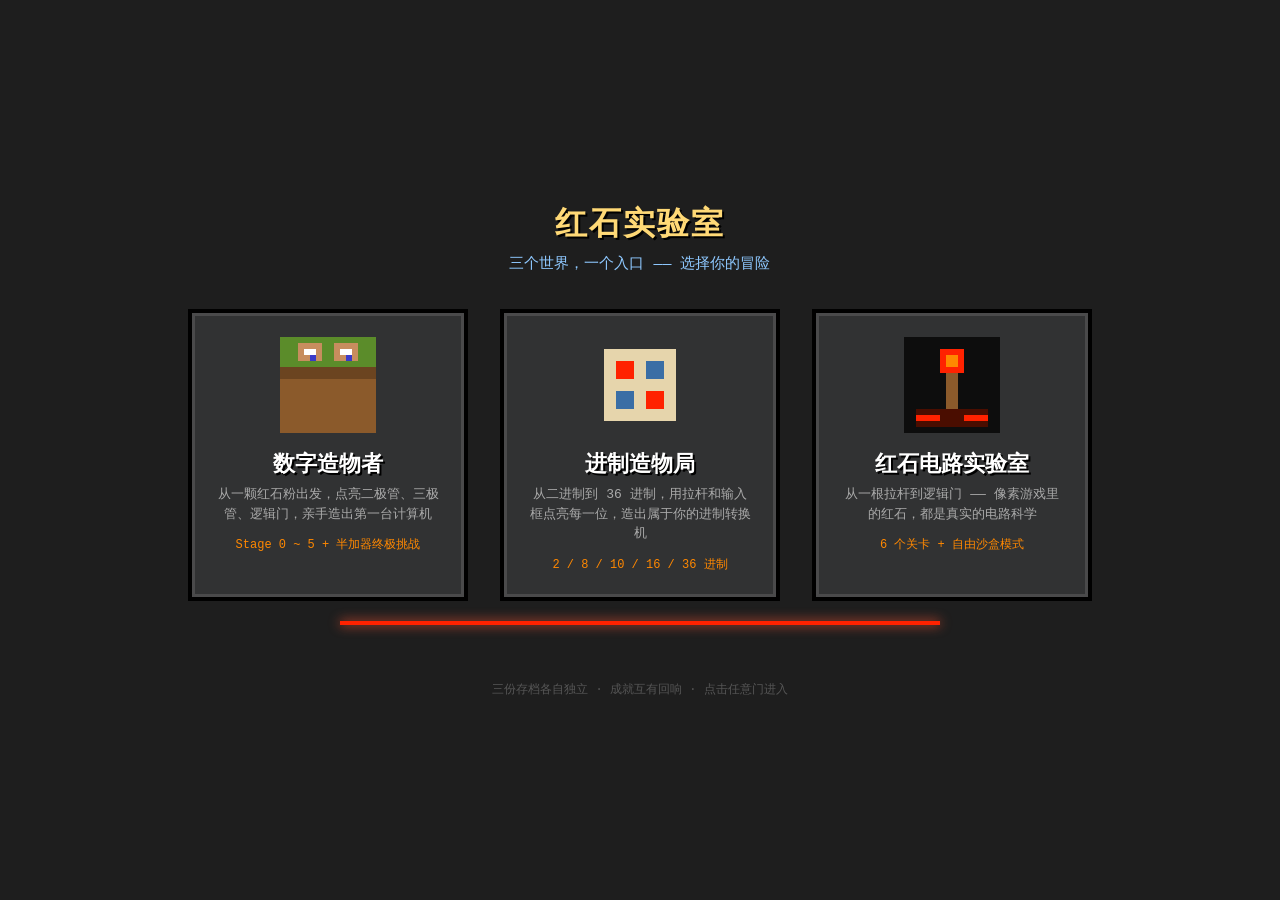
<file: index.html>
<!DOCTYPE html>
<html lang="zh-CN">
<head>
<meta charset="UTF-8">
<meta name="viewport" content="width=device-width, initial-scale=1.0, maximum-scale=1.0, user-scalable=no">
<title>红石实验室 · 三入口</title>
<style>
:root{
  --bg:#1e1e1e; --bg2:#313233; --on:#ff2200; --glow:#ff5533; --off:#4a0d00;
  --paper:#e6d5ac; --gold:#b7791f;
}
*{box-sizing:border-box;margin:0;padding:0;-webkit-tap-highlight-color:transparent}
html,body{height:100%}
body{
  background:var(--bg); color:#e8e8e8;
  font-family:"VT323","Minecraftia","Courier New","PingFang SC","Microsoft YaHei",monospace;
  overflow-x:hidden; user-select:none;
  display:flex;flex-direction:column;align-items:center;justify-content:center;
}
::-webkit-scrollbar{display:none}
html{scrollbar-width:none}
button{font:inherit;color:inherit;background:none;border:none;cursor:pointer}
:focus-visible{outline:3px solid var(--gold);outline-offset:2px}
.crisp{shape-rendering:crispEdges}

.header{text-align:center;margin-bottom:36px}
.header h1{font-size:32px;color:#ffd976;text-shadow:2px 2px 0 #000;letter-spacing:2px}
.header p{font-size:15px;color:#8ec8ff;margin-top:8px}

.door-row{display:flex;gap:32px;flex-wrap:wrap;justify-content:center;padding:0 16px}
.door{width:280px;background:var(--bg2);border:4px solid #000;box-shadow:inset 0 0 0 3px #4a4a4b;
  padding:24px;text-align:center;cursor:pointer;transition:transform .2s,box-shadow .2s;position:relative;overflow:hidden}
.door:hover{transform:translateY(-6px);box-shadow:inset 0 0 0 3px #4a4a4b,0 8px 24px rgba(255,34,0,.15)}
.door:active{transform:translateY(0)}
.door-icon{width:96px;height:96px;margin:0 auto 16px}
.door h2{font-size:22px;color:#fff;text-shadow:2px 2px 0 #000;margin-bottom:6px}
.door p{font-size:13px;color:#aaa;line-height:1.5}

.trace{width:100%;height:4px;background:var(--off);margin:20px 0;position:relative}
.trace::after{content:'';position:absolute;inset:0;background:var(--on);filter:drop-shadow(0 0 6px var(--glow));
  animation:traceFlow 1.2s linear infinite;stroke-dasharray:12 12}
@keyframes traceFlow{to{transform:translateX(24px)}}

.footer{margin-top:36px;font-size:12px;color:#555}
</style>
</head>
<body>
<div class="header">
  <h1>红石实验室</h1>
  <p>三个世界，一个入口 —— 选择你的冒险</p>
</div>

<div class="door-row">
  <div class="door" onclick="location.href='creator.html'">
    <div class="door-icon">
      <svg viewBox="0 0 16 16" class="crisp" xmlns="http://www.w3.org/2000/svg">
        <rect width="16" height="16" fill="#5b8c2a"/>
        <rect y="5" width="16" height="11" fill="#8b5a2b"/>
        <rect y="5" width="16" height="2" fill="#6b4420"/>
        <rect x="3" y="1" width="4" height="3" fill="#c78d5e"/>
        <rect x="9" y="1" width="4" height="3" fill="#c78d5e"/>
        <rect x="4" y="2" width="2" height="1" fill="#fff"/>
        <rect x="10" y="2" width="2" height="1" fill="#fff"/>
        <rect x="5" y="3" width="1" height="1" fill="#3a3ac8"/>
        <rect x="11" y="3" width="1" height="1" fill="#3a3ac8"/>
      </svg>
    </div>
    <h2>数字造物者</h2>
    <p>从一颗红石粉出发，点亮二极管、三极管、逻辑门，亲手造出第一台计算机</p>
    <div style="margin-top:12px;font-size:12px;color:#ff8800">Stage 0 ~ 5 + 半加器终极挑战</div>
  </div>

  <div class="door" onclick="location.href='base.html'">
    <div class="door-icon">
      <svg viewBox="0 0 16 16" class="crisp" xmlns="http://www.w3.org/2000/svg">
        <rect width="16" height="16" fill="#313233"/>
        <rect x="2" y="2" width="12" height="12" fill="#e6d5ac"/>
        <rect x="4" y="4" width="3" height="3" fill="#ff2200"/>
        <rect x="9" y="4" width="3" height="3" fill="#3a6ea5"/>
        <rect x="4" y="9" width="3" height="3" fill="#3a6ea5"/>
        <rect x="9" y="9" width="3" height="3" fill="#ff2200"/>
      </svg>
    </div>
    <h2>进制造物局</h2>
    <p>从二进制到 36 进制，用拉杆和输入框点亮每一位，造出属于你的进制转换机</p>
    <div style="margin-top:12px;font-size:12px;color:#ff8800">2 / 8 / 10 / 16 / 36 进制</div>
  </div>

  <div class="door" onclick="location.href='lab/index.html'">
    <div class="door-icon">
      <svg viewBox="0 0 16 16" class="crisp" xmlns="http://www.w3.org/2000/svg">
        <rect width="16" height="16" fill="#0d0d0d"/>
        <rect x="6" y="2" width="4" height="4" fill="#ff2200"/>
        <rect x="7" y="3" width="2" height="2" fill="#ff8800"/>
        <rect x="7" y="6" width="2" height="6" fill="#8b5a2b"/>
        <rect x="2" y="12" width="12" height="3" fill="#4a0d00"/>
        <rect x="2" y="13" width="4" height="1" fill="#ff2200"/>
        <rect x="10" y="13" width="4" height="1" fill="#ff2200"/>
      </svg>
    </div>
    <h2>红石电路实验室</h2>
    <p>从一根拉杆到逻辑门 —— 像素游戏里的红石，都是真实的电路科学</p>
    <div style="margin-top:12px;font-size:12px;color:#ff8800">6 个关卡 + 自由沙盒模式</div>
  </div>
</div>

<div class="trace" style="max-width:600px"></div>

<div class="footer">
  三份存档各自独立 · 成就互有回响 · 点击任意门进入
</div>
</body>
</html>
</file>
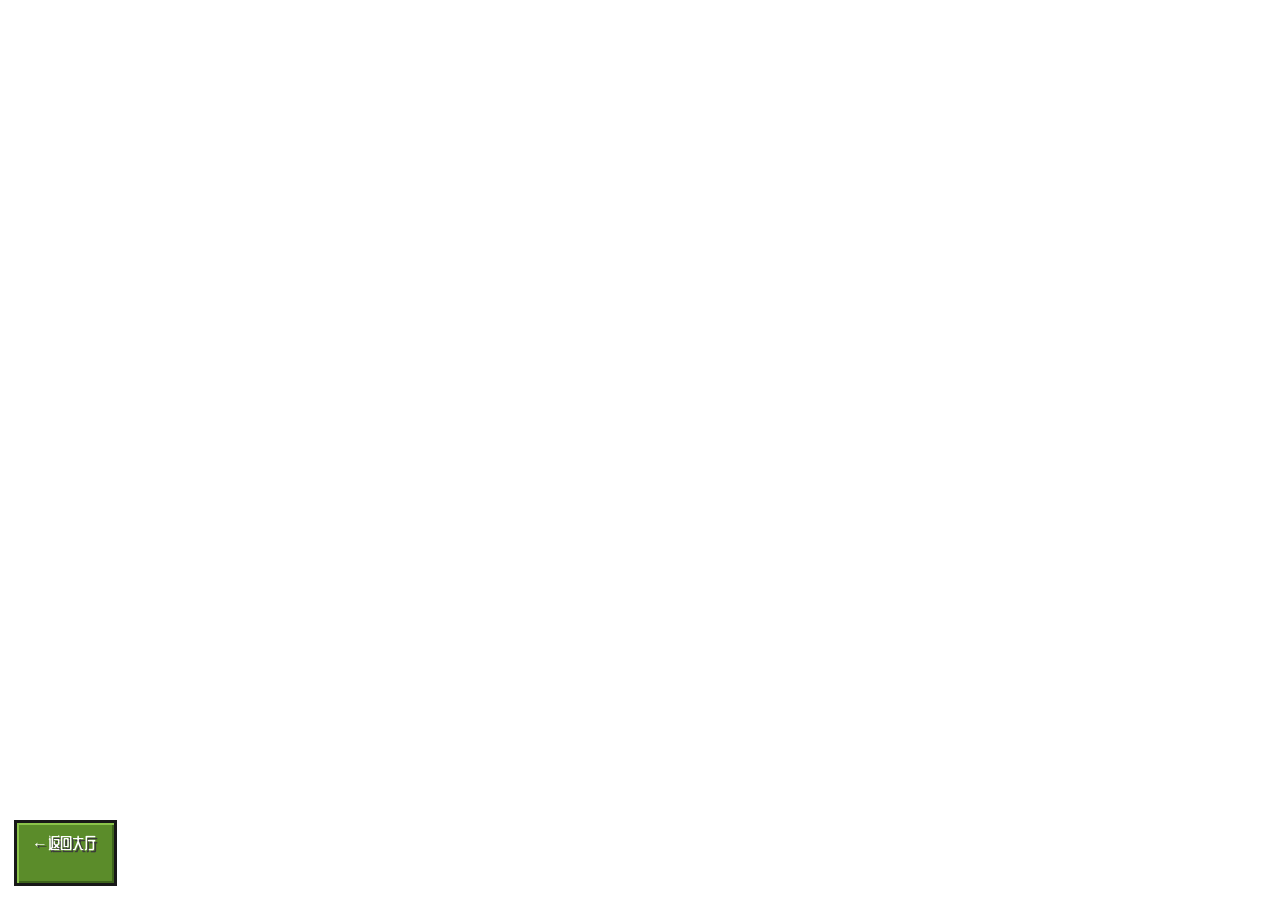
<file: lab/index.html>
<!DOCTYPE html><html lang="zh-CN"><head>
    <meta charset="UTF-8"/>
    <meta name="viewport" content="width=device-width, initial-scale=1.0"/>
    <link rel="preconnect" href="https://fonts.loli.net"/>
    <link rel="preconnect" href="https://gstatic.loli.net" crossorigin=""/>
    <link href="https://fonts.loli.net/css2?family=Press+Start+2P&family=ZCOOL+QingKe+HuangYou&display=swap" rel="stylesheet"/>
    <title>红石电路实验室</title>
    <script type="module" crossorigin="" src="https://hsdlsj.ok.kimi.link/assets/index-D7pn3Y8Q.js"></script>
    <link rel="stylesheet" crossorigin="" href="https://hsdlsj.ok.kimi.link/assets/index-Cmjdy3Vj.css"/>
</head>
  <body>
    <div id="root"></div>
    <a href="../index.html" style="position:fixed;left:14px;bottom:14px;z-index:9999;display:inline-block;text-decoration:none;padding:8px 18px;background:#5b8c2a;color:#fff;text-shadow:2px 2px 0 #3a3a3a;border:3px solid #181818;box-shadow:inset 2px 2px 0 #8bc34a,inset -2px -2px 0 #3d631c;font-family:'ZCOOL QingKe HuangYou','Courier New',monospace;font-size:16px;min-height:44px;line-height:24px">← 返回大厅</a>
</body></html>
</file>
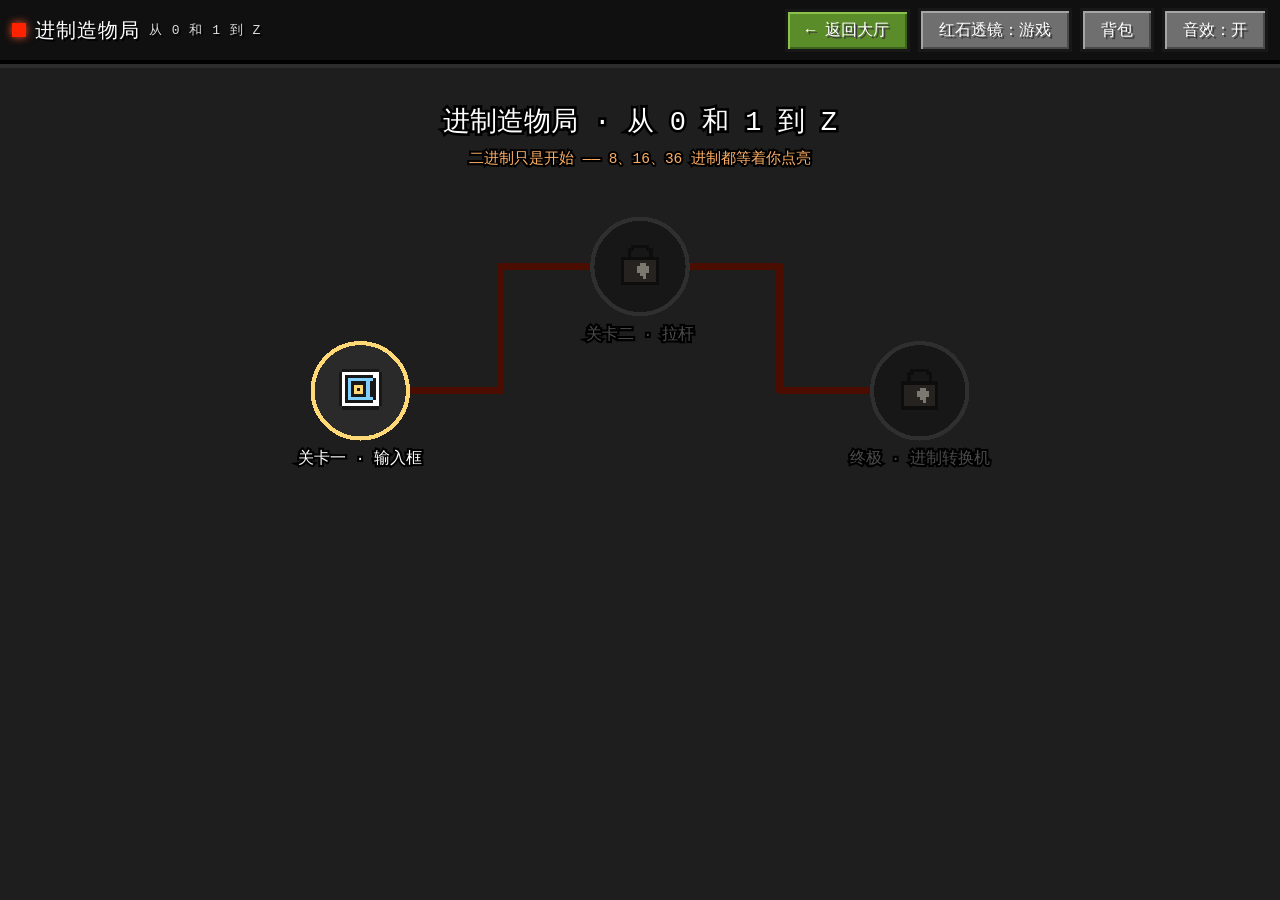
<file: base.html>
<!DOCTYPE html>
<html lang="zh-CN">
<head>
<meta charset="UTF-8">
<meta name="viewport" content="width=device-width, initial-scale=1.0, maximum-scale=1.0, user-scalable=no">
<title>进制造物局：从 0 和 1 到 Z</title>
<style>
:root{
  --bg:#1e1e1e; --bg2:#313233; --panel:#c6c6c6; --edge:#181818; --hi:#8b8b8b;
  --on:#ff2200; --glow:#ff5533; --off:#4a0d00;
  --paper:#e6d5ac; --paper2:#d9c491; --ink:#1a365d; --gold:#b7791f;
  --good:#3fae2a; --bad:#c0392b;
}
*{box-sizing:border-box;margin:0;padding:0;-webkit-tap-highlight-color:transparent}
html,body{height:100%}
body{
  background:var(--bg); color:#e8e8e8;
  font-family:"VT323","Minecraftia","Courier New","PingFang SC","Microsoft YaHei",monospace;
  overflow-x:hidden; user-select:none;
}
::-webkit-scrollbar{display:none}
html{scrollbar-width:none}
button{font:inherit;color:inherit;background:none;border:none;cursor:pointer;min-height:44px}
:focus-visible{outline:3px solid var(--gold);outline-offset:2px}
svg{display:block}
.crisp{shape-rendering:crispEdges}
.small{font-size:13px;opacity:.85}

#hud{position:sticky;top:0;z-index:60;display:flex;align-items:center;gap:10px;flex-wrap:wrap;
  padding:8px 12px;background:#101010;border-bottom:4px solid #000;box-shadow:0 4px 0 #2c2c2c}
.brand{display:flex;align-items:center;gap:9px;font-size:20px;letter-spacing:1px;color:#fff;text-shadow:2px 2px 0 #000}
.brand .rd{width:14px;height:14px;background:var(--on);box-shadow:0 0 8px var(--glow);animation:pulse 1.6s infinite}
@keyframes pulse{50%{opacity:.55}}
.hud-right{margin-left:auto;display:flex;gap:8px;align-items:center;flex-wrap:wrap}

.mc-btn{padding:8px 18px;background:#6f6f6f;color:#fff;text-shadow:2px 2px 0 #3a3a3a;
  border:3px solid var(--edge);box-shadow:inset 2px 2px 0 #a5a5a5,inset -2px -2px 0 #4a4a4a;
  transition:filter .15s ease-in-out}
.mc-btn:hover{filter:brightness(1.18)}
.mc-btn:active{transform:translateY(2px);box-shadow:inset -2px -2px 0 #a5a5a5,inset 2px 2px 0 #4a4a4a}
.mc-btn.g{background:#5b8c2a;box-shadow:inset 2px 2px 0 #8bc34a,inset -2px -2px 0 #3d631c}
.mc-btn.r{background:#a03028;box-shadow:inset 2px 2px 0 #d06050,inset -2px -2px 0 #6a1c16}
.mc-btn:disabled{opacity:.45;cursor:not-allowed;filter:none}
a.mc-btn{display:inline-block;text-decoration:none}
.mc-panel{background:var(--panel);color:#222;border:4px solid var(--edge);
  box-shadow:inset 3px 3px 0 #e8e8e8,inset -3px -3px 0 #8b8b8b;padding:12px}
.paper{background:var(--paper);color:var(--ink);border:4px solid var(--edge);
  box-shadow:inset 0 0 0 3px var(--paper2);padding:14px}
.paper h3{color:var(--gold);font-size:18px;letter-spacing:1px;margin-bottom:8px;text-shadow:1px 1px 0 #fff3d6}
.paper h4{color:var(--ink);margin:10px 0 4px;font-size:15px}
.paper p,.paper li{font-size:14px;line-height:1.55}
.paper ul{padding-left:18px}
.formula{background:#f4ead0;border:2px dashed var(--gold);padding:6px 10px;margin:6px 0;font-size:15px;color:#7a2d0c;text-align:center}

.screen{display:none}
.screen.on{display:block;animation:scrIn .35s ease-in-out}
@keyframes scrIn{from{opacity:0;transform:translateY(10px)}to{opacity:1;transform:none}}

#map-wrap{max-width:1060px;margin:16px auto;padding:0 12px}
#map-svg{width:100%;height:auto}
.trace{stroke:var(--off);stroke-width:7;fill:none;stroke-linecap:square;stroke-linejoin:round;transition:stroke .3s}
.trace.lit{stroke:var(--on);filter:drop-shadow(0 0 6px var(--glow));stroke-dasharray:12 12;animation:traceFlow 1.2s linear infinite}
@keyframes traceFlow{to{stroke-dashoffset:-24}}
.node{cursor:pointer;transition:transform .15s ease-in-out;transform-box:fill-box;transform-origin:center}
.node:hover{transform:scale(1.07)}
.node.lock{cursor:not-allowed;filter:grayscale(.85) brightness(.55)}
.node.clear .nring{stroke:var(--good)}
.nlabel{font-size:15px;fill:#fff;paint-order:stroke;stroke:#000;stroke-width:4px;text-anchor:middle;pointer-events:none}
.nlabel.dim{fill:#888}
.map-title{font-size:26px;fill:#fff;text-anchor:middle;paint-order:stroke;stroke:#000;stroke-width:5px}
.map-sub{font-size:14px;fill:#ffb066;text-anchor:middle;paint-order:stroke;stroke:#000;stroke-width:4px}

.stage-wrap{display:grid;grid-template-columns:minmax(0,1fr) 384px;gap:14px;max-width:1240px;margin:14px auto;padding:0 12px;align-items:start}
@media(max-width:1024px){
  .stage-wrap{grid-template-columns:1fr}
  .lab{min-height:0}
  #hud .brand{font-size:16px}
  .hint-fab{right:10px;bottom:10px}
}
.lab{position:relative;background:
  linear-gradient(rgba(255,255,255,.03) 2px,transparent 2px),
  linear-gradient(90deg,rgba(255,255,255,.03) 2px,transparent 2px),var(--bg2);
  background-size:32px 32px;border:4px solid #000;box-shadow:inset 0 0 0 3px #4a4a4b;
  padding:10px;min-height:460px}
.lab-head{display:flex;align-items:center;gap:10px;flex-wrap:wrap;margin-bottom:8px}
.lab-title{font-size:19px;color:#ffd976;text-shadow:2px 2px 0 #000}
.lab-goal{font-size:14px;color:#cfe3ff;background:#00000055;padding:4px 10px;border-left:4px solid var(--gold)}
.rail{display:flex;flex-direction:column;gap:12px}
.tabs{display:flex;gap:4px;flex-wrap:wrap}
.tabs button{padding:6px 10px;background:#b8a67a;color:#4a3a18;border:2px solid #8a6d3b;min-height:36px;font-size:13px;transition:background .15s}
.tabs button.on{background:var(--gold);color:#fff;text-shadow:1px 1px 0 #6a4c0e}

.comp{position:absolute;perspective:700px;touch-action:manipulation}
.comp .inner{position:relative;width:100%;height:100%;transform-style:preserve-3d;transition:transform .6s ease-in-out}
body.sci .comp .inner{transform:rotateY(180deg)}
.face{position:absolute;inset:0;backface-visibility:hidden;display:flex;align-items:center;justify-content:center}
.face.back{transform:rotateY(180deg)}
.face svg{width:100%;height:100%}
.comp.clickable{cursor:pointer}
.comp.clickable:hover{filter:brightness(1.2)}
.comp.ghost{opacity:.28;filter:grayscale(.6)}

.wires{position:absolute;inset:0;width:100%;height:100%;pointer-events:none;overflow:visible}
.wires path,.wires polyline{fill:none;stroke:var(--off);stroke-width:6;stroke-linecap:square;stroke-linejoin:round;transition:stroke .18s,filter .18s}
.wires .w1{stroke:var(--on);filter:drop-shadow(0 0 5px var(--glow))}

.sig1{filter:drop-shadow(0 0 8px var(--glow))}

#toast-layer{position:fixed;top:74px;left:50%;transform:translateX(-50%);z-index:99;display:flex;flex-direction:column;gap:8px;pointer-events:none;width:min(92vw,520px)}
.toast{background:#241202;border:3px solid var(--gold);color:#ffd976;padding:12px 18px;text-align:center;
  box-shadow:0 0 24px rgba(255,180,0,.4);animation:tin .35s cubic-bezier(.2,1.6,.4,1)}
.toast b{color:#fff;font-size:17px}
@keyframes tin{from{transform:translateY(-30px) scale(.7);opacity:0}}

.overlay{position:fixed;inset:0;z-index:90;display:none;align-items:center;justify-content:center;background:rgba(8,8,14,.82)}
.overlay.on{display:flex}
.beam{position:absolute;left:50%;bottom:0;width:150px;height:100vh;transform:translateX(-50%);
  background:linear-gradient(to top,rgba(150,225,255,.95),rgba(150,225,255,0) 85%);
  clip-path:polygon(42% 0,58% 0,100% 100%,0 100%);animation:beamup 1.1s ease-out both}
@keyframes beamup{from{transform:translateX(-50%) scaleY(0);transform-origin:bottom}to{transform:translateX(-50%) scaleY(1)}}
.cert{position:relative;z-index:2;width:min(92vw,560px);text-align:center;animation:tin .5s cubic-bezier(.2,1.6,.4,1)}
.cert h2{color:var(--gold);font-size:26px;margin:6px 0}
.cert .cname{font-size:22px;color:#7a2d0c;border-bottom:3px solid var(--gold);display:inline-block;padding:0 20px;margin:8px 0}
.modal-card{width:min(92vw,560px);max-height:82vh;overflow:auto;animation:tin .3s ease-out}

.row{display:flex;gap:10px;align-items:center;flex-wrap:wrap}
.center{text-align:center}
.mt8{margin-top:8px}.mt12{margin-top:12px}
.stage-nav{display:flex;gap:8px;justify-content:space-between;margin-top:10px;flex-wrap:wrap}
.hint-fab{position:fixed;right:14px;bottom:14px;z-index:70}
input[type=range]{width:100%;height:44px;accent-color:var(--on)}

/* ---------- 数字元件 ---------- */
.digit-box{display:flex;gap:6px;justify-content:center;flex-wrap:wrap}
.digit{min-width:44px;height:60px;background:#111;border:3px solid #555;display:flex;align-items:center;justify-content:center;
  font-size:34px;color:#3a3a3a;transition:all .2s;font-weight:bold}
.digit.on{color:var(--on);border-color:var(--on);text-shadow:0 0 10px var(--glow)}
.digit.hold{color:#ffd976;border-color:var(--gold);text-shadow:0 0 10px #ffd976}
.digit-label{font-size:12px;color:#8ec8ff;text-align:center;margin-top:4px}
.bits{display:flex;gap:8px;justify-content:center;font-size:26px;flex-wrap:wrap}
.bits b{background:#111;border:2px solid #555;padding:2px 10px;color:#7fd0ff}
.bits b.on{color:var(--on);border-color:var(--on);text-shadow:0 0 8px var(--glow)}
.big-dec{font-size:34px;color:#ffd976;text-shadow:2px 2px 0 #000;text-align:center;letter-spacing:2px}
.base-badge{display:inline-block;background:#1a365d;color:#ffe8a0;border:2px solid var(--gold);padding:2px 10px;font-size:15px;margin:2px}
.challenge-stars{font-size:26px;letter-spacing:8px;text-align:center;color:#ffd976;text-shadow:2px 2px 0 #000}
.shake{animation:shake .4s}
@keyframes shake{25%{transform:translateX(-5px)}75%{transform:translateX(5px)}}
.base-tabs{display:flex;gap:6px;flex-wrap:wrap;margin:8px 0}
.base-tabs button{padding:6px 12px;background:#3a3a3a;color:#bbb;border:2px solid #000;min-height:40px;font-size:15px}
.base-tabs button.on{background:var(--on);color:#fff;text-shadow:1px 1px 0 #700}
.base-tabs button:disabled{opacity:.35}
.num-input{width:100%;font:inherit;font-size:28px;text-align:center;background:#111;color:#7fd0ff;
  border:3px solid #555;padding:8px;letter-spacing:4px}
.num-input:focus{outline:none;border-color:var(--gold)}
</style>
</head>
<body>
<div id="hud">
  <div class="brand"><span class="rd"></span>进制造物局<span class="small">从 0 和 1 到 Z</span></div>
  <div class="hud-right">
    <a class="mc-btn g" href="index.html">← 返回大厅</a>
    <button class="mc-btn" id="btn-lens">红石透镜：游戏</button>
    <button class="mc-btn" id="btn-bag">背包</button>
    <button class="mc-btn" id="btn-mute">音效：开</button>
  </div>
</div>

<main>
  <section id="screen-map" class="screen on">
    <div id="map-wrap"><svg id="map-svg" viewBox="0 0 1000 580" class="crisp"></svg></div>
  </section>

  <section id="screen-stage" class="screen">
    <div class="stage-wrap">
      <div class="lab" id="lab"></div>
      <aside class="rail">
        <div class="paper" id="rail-qa"></div>
        <div class="paper" id="rail-tt"></div>
      </aside>
    </div>
    <div class="stage-nav" style="max-width:1240px;margin:0 auto;padding:0 12px 22px">
      <button class="mc-btn" id="btn-back">← 返回地图</button>
      <button class="mc-btn r" id="btn-reset-lab">清空重试</button>
      <button class="mc-btn g" id="btn-next">下一关 →</button>
    </div>
    <button class="mc-btn hint-fab" id="btn-hint">史蒂夫求助</button>
  </section>

  <section id="screen-forge" class="screen">
    <div style="max-width:1240px;margin:14px auto;padding:0 12px">
      <div class="lab-head">
        <span class="lab-title">终极造物 · 进制转换机</span>
        <span class="lab-goal" id="forge-goal">把拉杆/输入框的信号，用寄存器固化成数字，在输出框里打印出任意进制！</span>
      </div>
      <div class="lab" id="forge-lab" style="min-height:0"></div>
      <div class="row mt12" style="justify-content:center">
        <button class="mc-btn" id="btn-back2">← 返回地图</button>
        <button class="mc-btn r" id="forge-clear">清空机器</button>
      </div>
    </div>
  </section>
</main>

<div id="toast-layer"></div>
<div class="overlay" id="ov-beam">
  <div class="beam"></div>
  <div class="cert paper" id="cert-body"></div>
</div>
<div class="overlay" id="ov-modal"><div class="modal-card paper" id="modal-body"></div></div>

<script>
/* ================= 工具 ================= */
const $=s=>document.querySelector(s), $$=s=>[...document.querySelectorAll(s)];
function h(tag,cls,html){const e=document.createElement(tag);if(cls)e.className=cls;if(html!=null)e.innerHTML=html;return e}

/* ================= 进制核心库（2~36） ================= */
const DIGITS='0123456789ABCDEFGHIJKLMNOPQRSTUVWXYZ';
function toBase(n,base){
  if(n===0)return '0';
  let s='';n=Math.abs(Math.floor(n));
  while(n>0){s=DIGITS[n%base]+s;n=Math.floor(n/base);}
  return s;
}
function fromBase(str,base){
  str=String(str).toUpperCase().trim();
  let n=0;
  for(const ch of str){
    const d=DIGITS.indexOf(ch);
    if(d<0||d>=base)return null;
    n=n*base+d;
  }
  return n;
}
function expand(n,base){
  const s=toBase(n,base);
  return s.split('').map((ch,i)=>{
    const d=DIGITS.indexOf(ch);
    const p=s.length-1-i;
    return {ch,d,p,w:Math.pow(base,p)};
  });
}

/* ================= 像素图标工厂 ================= */
function px(map,pal,vb){
  vb=vb||16;let s='';
  for(let y=0;y<map.length;y++){const r=map[y];
    for(let x=0;x<r.length;x++){const c=pal[r[x]];
      if(c)s+='<rect x="'+x+'" y="'+y+'" width="1.04" height="1.04" fill="'+c+'"/>'}}
  return '<svg viewBox="0 0 '+vb+' '+vb+'" class="crisp" xmlns="http://www.w3.org/2000/svg">'+s+'</svg>';
}
const P={
  k:'#181818',w:'#ffffff',g:'#8b8b8b',G:'#5a5a5a',r:'#ff2200',R:'#4a0d00',o:'#ff8800',
  b:'#8b5a2b',B:'#5e3a17',y:'#ffd976',e:'#3ddc84',s:'#c78d5e',S:'#8a5a3a',H:'#3a2a1a',
  u:'#3a3ac8',d:'#8a5a2b',D:'#6b4420',n:'#5b8c2a',l:'#ffe8a0',L:'#6a5a28',
  i:'#d8d8d8',I:'#9a9a9a',c:'#b87333',p:'#3a6ea5',t:'#3aa8a0',v:'#4a5aa8',x:'#2a2a2a',m:'#1a1a1a',
  z:'#7fd0ff',Z:'#1a365d'
};
const IC={};
IC.grass=px([
"nnnnnnnnnnnnnnnn","nnNnnnnnNnnnnNnn","nnnnnnnnnnnnnnnn","nNnnnnNnnnnNnnnn",
"nnnnnnnnnnnnnnnn","dddddddddddddddd","ddDddddddDdddddd","ddddddDddddddddd",
"dDdddddddddDdddd","ddddddDddddddddd","ddddddddddDddddd","ddDddddddddddddd",
"ddddddDdddddDddd","dddddddddddddddd","ddDdddDddddDddDd","dddddddddddddddd"],P);
IC.lever=px([
"................",".......yy.......",".......yy.......","......bb........",
"......bb........",".....bb.........",".....bb.........","....bb..........",
"....bb..........","..kkkkkkkkkk....","..kggggggggk....","..kgGgGggGgk....",
"..kggggggggk....","..kggGgggGgk....","..kkkkkkkkkk....","................"],P);
IC.lampOn=px([
".kkkkkkkkkkkkkk.","kllylllllylllylk","kllllllolllllllk","kylllloooolllllk",
"kllllooooooolllk","kllooooyyoooollk","kllooooyyoooollk","kllooooyyoooollk",
"kllllooooooolllk","kylllloooolllllk","kllllllolllllllk","kllylllllylllylk",
".kkkkkkkkkkkkkk.","................","................","................"],P);
IC.lampOff=px([
".kkkkkkkkkkkkkk.","kLLxLLLLLxLLLxLk","kLLLLLLxLLLLLLLk","kxLLLLxxxLLLLLLk",
"kLLLLxxxxxxLLLLk","kLLxxxxxxxxxLLLk","kLLxxxxxxxxxxLLk","kLLxxxxxxxxxLLLk",
"kLLLLxxxxxxLLLLk","kxLLLLxxxLLLLLLk","kLLLLLLxLLLLLLLk","kLLxLLLLLxLLLxLk",
".kkkkkkkkkkkkkk.","................","................","................"],P);
/* 寄存器（静置器）：把亮着的灯冻结成数字 */
IC.register=px([
"................","..kkkkkkkkkkkk..",".kppppppppppppk.",".kpzzzzzzzzzzpk.",
".kpzkkkkkkkkzpk.",".kpzkyyyyyykzpk.",".kpzkykkkkykzpk.",".kpzkykZZkykzpk.",
".kpzkykZZkykzpk.",".kpzkykkkkykzpk.",".kpzkyyyyyykzpk.",".kpzkkkkkkkkzpk.",
".kpzzzzzzzzzzpk.",".kppppppppppppk.","..kkkkkkkkkkkk..","................"],P);
/* 输入框 */
IC.input=px([
"................","..kkkkkkkkkkkk..",".kwwwwwwwwwwwwk.",".kwkkkkkkkkkwwk.",
".kwkzzzzzzzzkwk.",".kwkzkkkkkzkkwk.",".kwkzkyyykzkkwk.",".kwkzkykykzkkwk.",
".kwkzkyyykzkkwk.",".kwkzkkkkkzkkwk.",".kwkzzzzzzzzkwk.",".kwkkkkkkkkkwwk.",
".kwwwwwwwwwwwwk.","..kkkkkkkkkkkk..","................","................"],P);
/* 输出框 */
IC.output=px([
"................","..kkkkkkkkkkkk..",".kGGGGGGGGGGGGk.",".kGkkkkkkkkkkGk.",
".kGkzzzzzzzzkGk.",".kGkzkkkkkzkGk.",".kGkzkeeeekzGk.",".kGkzkeekkezGk.",
".kGkzkeeeekzGk.",".kGkzkkkkkzkGk.",".kGkzzzzzzzzkGk.",".kGkkkkkkkkkkGk.",
".kGGGGGGGGGGGGk.","..kkkkkkkkkkkk..","................","................"],P);
IC.lockIcon=px([
"................",".....kkkkkk.....","....kk....kk....","....k......k....",
"....k......k....","..kkkkkkkkkkkk..","..kBBBBBBBBBBk..","..kBBBBByyBBBk..",
"..kBBBByyyyBBk..","..kBBBByyyyBBk..","..kBBBBByyBBBk..","..kBBBBBByBBBk..",
"..kBBBBBBBBBBk..","..kkkkkkkkkkkk..","................","................"],P);
IC.emerald=px([
"................","......kkkk......","....kkeeeekk....","...keeeleeeek...",
"..keeeleeeewk...","..keelleeeewek..","..keelleeeewek..","..keeeleeeewek..",
"...keeeeeewwk...","....kkeewwkk....","......kkkk......","................",
"................","................","................","................"],P);
IC.beacon=px([
"................",".......yy.......","......kyyk......",".....kyyyyk.....",
"....kywwwwwyk...","...kywwwwwwwyk..","..kywwkkwkkwyk..","..kywwwwwwwyk..",
"...kkyyyyyyykk..","..kggggggggggk..","..kgGGGGGGGGgk..","..kkkkkkkkkkkk..",
"................","................","................","................"],P);
IC.book=px([
"................","..kkkkkkkkkkk...",".kBBBBBBBBBBBk..",".kBwBwBwBwBwBBk.",
".kBBBBBBBBBBBk..",".kBwBwBwBwBwBBk.",".kBBBBBBBBBBBk..",".kBBBBBBBBBBBk..",
".kBBBBBBByBBBBk.",".kBBBBBBByBBBBk.",".kBBBBBBBByBBBk.",".kBBBBBBBBBByBk.",
".kkkkkkkkkkkyk..","...........kk...","................","................"],P);
</script>
<script>
/* ================= 程序化音频引擎 ================= */
const AU={
  ctx:null,muted:false,_hum:null,
  ensure(){ if(this.muted)return null;
    if(!this.ctx){const AC=window.AudioContext||window.webkitAudioContext; if(AC)this.ctx=new AC();}
    if(this.ctx&&this.ctx.state==='suspended')this.ctx.resume();
    return this.ctx;},
  env(g,t0,a,d,v){g.gain.setValueAtTime(0.0001,t0);g.gain.linearRampToValueAtTime(v,t0+a);g.gain.exponentialRampToValueAtTime(0.0001,t0+a+d);},
  osc(type,f0,f1,t0,dur,vol){const c=this.ensure();if(!c)return;
    const o=c.createOscillator(),g=c.createGain();o.type=type;o.frequency.setValueAtTime(f0,t0);
    if(f1)o.frequency.exponentialRampToValueAtTime(f1,t0+dur);
    this.env(g,t0,0.008,dur,vol);o.connect(g).connect(c.destination);o.start(t0);o.stop(t0+dur+0.15);},
  lever(){const c=this.ensure();if(!c)return;const t=c.currentTime;
    this.osc('square',900,260,t,0.05,0.10);
    const b=c.createBuffer(1,2205,c.sampleRate),d=b.getChannelData(0);
    for(let i=0;i<d.length;i++)d[i]=(Math.random()*2-1)*(1-i/d.length);
    const s=c.createBufferSource(),g=c.createGain();s.buffer=b;
    this.env(g,t,0.002,0.05,0.22);s.connect(g).connect(c.destination);s.start(t);},
  hum(on){
    if(!on){if(this._hum){try{this._hum.o.stop();this._hum.o2.stop();}catch(e){}this._hum=null;}return;}
    const c=this.ensure();if(!c)return;
    if(!this._hum){const o=c.createOscillator(),o2=c.createOscillator(),g=c.createGain();
      o.type='sine';o.frequency.value=50;o2.type='sine';o2.frequency.value=150;g.gain.value=0.028;
      o.connect(g);o2.connect(g);g.connect(c.destination);o.start();o2.start();this._hum={o,o2,g};}},
  ding(){const c=this.ensure();if(!c)return;const t=c.currentTime;
    this.osc('sine',784,784,t,0.28,0.16);this.osc('sine',1046,1046,t+0.17,0.55,0.16);},
  reg(){const c=this.ensure();if(!c)return;const t=c.currentTime;
    this.osc('triangle',523,784,t,0.15,0.18);this.osc('triangle',1046,1046,t+0.08,0.3,0.12);},
  beacon(){const c=this.ensure();if(!c)return;const t=c.currentTime;
    [261.6,329.6,392,523.2,659.2,784].forEach((f,i)=>this.osc('triangle',f,f,t+i*0.13,0.7,0.15));}
};

/* ================= 存档 ================= */
const SAVE_KEY='mc_base_forge_save';
const OLD_KEY='mc_digital_creator_save';
const S={lens:'game',data:{cleared:{},bag:[],muted:false},old:null};
function loadSave(){
  try{const d=JSON.parse(localStorage.getItem(SAVE_KEY));if(d)S.data=Object.assign(S.data,d);}catch(e){}
  try{S.old=JSON.parse(localStorage.getItem(OLD_KEY));}catch(e){}
}
function save(){try{localStorage.setItem(SAVE_KEY,JSON.stringify(S.data))}catch(e){}}
function cleared(id){return !!S.data.cleared[id]}
function unlocked(id){
  if(id==='l1')return true;
  if(id==='l2')return cleared('l1');
  if(id==='forge')return cleared('l2');
  return false;
}

/* ================= 成就与提示 ================= */
const ACH={
  l1:['键盘侠','你让输入框说出了 0 和 1 的语言！'],
  l2:['拉杆大师','你用拉杆凑出了所有目标数字！'],
  forge:['进制造物主','你造出了一台真正的进制转换机！']
};
function toast(title,sub){const l=$('#toast-layer');
  const t=h('div','toast','<b>'+title+'</b>'+(sub?'<div class="small">'+sub+'</div>':''));
  l.appendChild(t);setTimeout(()=>{t.style.transition='opacity .5s';t.style.opacity='0';setTimeout(()=>t.remove(),520)},3400);}
function award(id){if(S.data.bag.includes(id))return;S.data.bag.push(id);save();AU.ding();
  toast('成就解锁 · '+ACH[id][0],ACH[id][1]);}
function modal(html){$('#modal-body').innerHTML=html+'<div class="center mt12"><button class="mc-btn" id="modal-x">知道了</button></div>';
  $('#ov-modal').classList.add('on');$('#modal-x').onclick=()=>{$('#ov-modal').classList.remove('on');AU.lever();};}
$('#ov-modal').addEventListener('click',e=>{if(e.target.id==='ov-modal')$('#ov-modal').classList.remove('on');});

/* ================= 屏幕切换 ================= */
function show(id){$$('.screen').forEach(s=>s.classList.remove('on'));$('#screen-'+id).classList.add('on');
  window.scrollTo({top:0});}

/* ================= 场景与元件助手 ================= */
function mkScene(parent){
  const sc=h('div');sc.style.cssText='position:relative;width:100%;aspect-ratio:16/10;';
  sc.innerHTML='<svg class="wires" viewBox="0 0 1000 625" preserveAspectRatio="none"></svg>';
  parent.appendChild(sc);
  return {el:sc,wires:sc.querySelector('svg')};
}
function put(sc,opt){
  const w=opt.w||100,hh=opt.h||100;
  const d=h('div','comp'+(opt.click?' clickable':''));
  d.style.left=(opt.x/10)+'%';d.style.top=(opt.y/6.25)+'%';
  d.style.width=(w/10)+'%';d.style.height=(hh/6.25)+'%';
  d.innerHTML='<div class="inner"><div class="face front">'+(opt.ic||'')+'</div><div class="face back">'+(opt.sci||opt.ic||'')+'</div></div>';
  if(opt.id)d.dataset.cid=opt.id;
  if(opt.click)d.addEventListener('click',()=>{opt.click(d);});
  sc.el.appendChild(d);return d;
}
function wire(sc,pts){
  const p=document.createElementNS('http://www.w3.org/2000/svg','polyline');
  p.setAttribute('points',pts.map(a=>a.join(',')).join(' '));
  sc.wires.appendChild(p);return p;
}
function setW(p,on){p.classList.toggle('w1',!!on);}
function setLamp(d,on){d.querySelector('.front').innerHTML=on?IC.lampOn:IC.lampOff;d.classList.toggle('sig1',!!on);}
function wlabel(sc,txt,x,y,size,fill){
  const t=document.createElementNS('http://www.w3.org/2000/svg','text');
  t.setAttribute('x',x);t.setAttribute('y',y);t.setAttribute('font-size',size||20);
  t.setAttribute('fill',fill||'#fff');t.setAttribute('text-anchor','middle');
  t.setAttribute('paint-order','stroke');t.setAttribute('stroke','#000');t.setAttribute('stroke-width','3');
  t.textContent=txt;sc.wires.appendChild(t);return t;
}

/* ================= 拉杆位板（通用 N 位任意进制） ================= */
function leverPanel(container,weights,base){
  /* weights: 从高位到低位，如 [8,4,2,1] 或 [25,5,1]；base 决定每位循环上限 */
  base=base||2;
  const st={bits:weights.map(()=>0)};
  const panel=h('div','mc-panel mt8');
  const lamps=[],labels=[];
  const row=h('div','row');row.style.justifyContent='center';row.style.gap='14px';
  weights.forEach((wg,i)=>{
    const col=h('div','center');
    col.style.cssText='display:flex;flex-direction:column;align-items:center;gap:4px';
    const lamp=h('div');lamp.style.cssText='width:64px;height:64px;cursor:pointer;flex-shrink:0;position:relative';
    lamp.innerHTML=IC.lampOff;
    lamp.onclick=()=>{st.bits[i]=(st.bits[i]+1)%base;AU.lever();render();};
    lamps.push(lamp);
    const lev=h('button','mc-btn','拉杆');
    lev.style.cssText='width:64px;height:36px;font-size:13px;padding:2px';
    lev.onclick=()=>{st.bits[i]=(st.bits[i]+1)%base;AU.lever();render();};
    const lb=h('div','small');lb.textContent='×'+wg;
    labels.push(lb);
    col.appendChild(lamp);col.appendChild(lev);col.appendChild(lb);
    row.appendChild(col);
  });
  panel.appendChild(row);
  const sum=h('div','big-dec mt8');panel.appendChild(sum);
  const exp=h('div','center small mt8');exp.style.color='#ffe8a0';panel.appendChild(exp);
  container.appendChild(panel);
  function val(){return st.bits.reduce((a,b,i)=>a+b*weights[i],0)}
  function render(){
    lamps.forEach((l,i)=>{
      const v=st.bits[i];
      l.innerHTML=v>0?IC.lampOn:IC.lampOff;
      l.classList.toggle('sig1',v>0);
      /* 显示当前位值 */
      let tag=l.querySelector('.lv-tag');
      if(!tag){tag=h('div','lv-tag');tag.style.cssText='position:absolute;bottom:-2px;right:-2px;background:#111;color:#7fd0ff;font-size:14px;padding:0 4px;border:2px solid #555;min-width:20px;text-align:center';l.appendChild(tag);}
      tag.textContent=DIGITS[v];
    });
    AU.hum(st.bits.some(b=>b));
    sum.textContent=val();
    exp.textContent=st.bits.map((b,i)=>DIGITS[b]+'×'+weights[i]).join(' + ')+' = '+val();
  }
  render();
  return {st,val,render,weights};
}

/* ================= 寄存器显示（任意进制逐位） ================= */
function registerDisplay(container,base,count){
  const panel=h('div','mt8');
  panel.innerHTML='<div class="center"><span class="base-badge">'+base+' 进制寄存器</span></div>';
  const box=h('div','digit-box mt8');panel.appendChild(box);
  const labels=h('div','digit-box');panel.appendChild(labels);
  const cells=[];
  for(let i=0;i<count;i++){
    const wrap=h('div');
    const d=h('div','digit','0');box.appendChild(d);
    const lb=h('div','digit-label');lb.textContent='第'+(count-i)+'位';labels.appendChild(lb);
    cells.push({d,lb});
    wrap.style.display='contents';
  }
  container.appendChild(panel);
  return {
    setValue(n){
      const s=toBase(n,base).padStart(count,'0').slice(-count);
      cells.forEach((c,i)=>{
        c.d.textContent=s[i];
        c.d.classList.toggle('on',s[i]!=='0');
        c.d.classList.toggle('hold',s[i]!=='0'&&DIGITS.indexOf(s[i])>=10);
      });
    },
    setStr(str){
      const s=String(str).padStart(count,' ').slice(-count);
      cells.forEach((c,i)=>{
        c.d.textContent=s[i]===' '?'0':s[i];
        const on=s[i]!=='0'&&s[i]!==' ';
        c.d.classList.toggle('on',on);
        c.d.classList.toggle('hold',on&&DIGITS.indexOf(s[i])>=10);
      });
    },
    getCells(){return cells}
  };
}
</script>
<script>
/* ================= 地图 ================= */
const MAPNODES=[
  {id:'l1',x:230,y:300,ic:'input',name:'关卡一 · 输入框'},
  {id:'l2',x:500,y:180,ic:'lever',name:'关卡二 · 拉杆'},
  {id:'forge',x:770,y:300,ic:'beacon',name:'终极 · 进制转换机'}
];
function buildMap(){
  const svg=$('#map-svg');const pts={};MAPNODES.forEach(n=>pts[n.id]=n);
  let s='<text class="map-title" x="500" y="48">进制造物局 · 从 0 和 1 到 Z</text>'
    +'<text class="map-sub" x="500" y="80">二进制只是开始 —— 8、16、36 进制都等着你点亮</text>';
  const links=[['l1','l2'],['l2','forge']];
  links.forEach(([a,b])=>{const A=pts[a],B=pts[b];const mx=((A.x+B.x)/2)|0;
    s+='<path class="trace'+(cleared(a)?' lit':'')+'" d="M'+A.x+' '+A.y+' L'+mx+' '+A.y+' L'+mx+' '+B.y+' L'+B.x+' '+B.y+'"/>';});
  MAPNODES.forEach(n=>{
    const un=unlocked(n.id),cl=cleared(n.id);
    s+='<g class="node'+(un?'':' lock')+(cl?' clear':'')+'" data-nid="'+n.id+'">'
      +'<circle class="nring" cx="'+n.x+'" cy="'+n.y+'" r="46" fill="#2a2a2a" stroke="'+(cl?'#3fae2a':(un?'#ffd976':'#555'))+'" stroke-width="4"/>'
      +'<g transform="translate('+(n.x-24)+','+(n.y-24)+') scale(3)">'+(un?IC[n.ic]:IC.lockIcon).replace(/<\/?svg[^>]*>/g,'')+'</g>'
      +'<text class="nlabel'+(un?'':' dim')+'" x="'+n.x+'" y="'+(n.y+70)+'">'+n.name+'</text>'
      +(cl?'<text x="'+(n.x+26)+'" y="'+(n.y-26)+'" font-size="22" fill="#3fae2a" stroke="#000" stroke-width="4" paint-order="stroke">✓</text>':'')
      +'</g>';});
  svg.innerHTML=s;
  $$('#map-svg .node').forEach(g=>g.addEventListener('click',()=>{
    const id=g.dataset.nid;
    if(!unlocked(id)){AU.lever();toast('这片区域还没有解锁','先通关前面的关卡');return;}
    AU.lever();
    if(id==='forge')openForge();
    else openStage(id);
  }));
}

/* ================= 关卡框架 ================= */
let CUR=null;
function openStage(id){
  CUR=STAGES[id];show('stage');
  const lab=$('#lab');lab.innerHTML='';
  lab.appendChild(h('div','lab-head','<span class="lab-title">'+CUR.title+'</span><span class="lab-goal">'+CUR.goal+'</span>'));
  const stage=h('div');stage.style.position='relative';lab.appendChild(stage);
  CUR.build(stage);
  buildQA(CUR);buildTT(CUR);
  $('#btn-next').disabled=!cleared(id);
}
function buildQA(meta){
  const c=$('#rail-qa');c.innerHTML='';
  c.appendChild(h('h3',null,'五大问题 · '+meta.short));
  const tabs=[['what','是什么'],['why','干啥的'],['how','咋工作'],['rel','啥关系'],['use','用在哪儿']];
  const tb=h('div','tabs'),body=h('div','mt8');
  tabs.forEach(([k,label],idx)=>{
    const b=h('button',idx===0?'on':'',label);
    b.onclick=()=>{tb.querySelectorAll('button').forEach(x=>x.classList.remove('on'));b.classList.add('on');
      body.querySelectorAll('.qa-block').forEach(x=>x.classList.remove('on'));
      body.querySelector('[data-k="'+k+'"]').classList.add('on');AU.lever();};
    tb.appendChild(b);
    const blk=h('div','qa-block'+(idx===0?' on':''),meta.qa[k]);blk.dataset.k=k;body.appendChild(blk);
  });
  c.appendChild(tb);c.appendChild(body);
  if(meta.sci)c.appendChild(h('div','mt8',meta.sci));
}
function buildTT(meta){
  const c=$('#rail-tt');c.innerHTML='';
  if(!meta.tt){c.style.display='none';return;}
  c.style.display='';
  c.appendChild(h('h3',null,'挑战记录'));
  const t=h('table','tt');
  t.innerHTML='<tr>'+meta.tt.cols.map(x=>'<th>'+x+'</th>').join('')+'<th>验证</th></tr>'
    +meta.tt.rows.map((r,i)=>'<tr data-i="'+i+'">'+r.map(v=>'<td>'+v+'</td>').join('')+'<td class="mk">?</td>').join('');
  c.appendChild(t);
  meta._tt=t;
}
function markRow(meta,i,ok){
  if(!meta._tt)return false;
  const tr=meta._tt.querySelector('tr[data-i="'+i+'"]');if(!tr)return false;
  tr.classList.remove('pass','fail','cur');tr.classList.add(ok?'pass':'fail');
  const mk=tr.querySelector('.mk');mk.textContent=ok?'✓':'✗';mk.className='mk '+(ok?'ok':'no');
  return ok;
}
function allPass(meta){if(!meta._tt)return false;return meta.tt.rows.every((_,i)=>meta._tt.querySelector('tr[data-i="'+i+'"]').classList.contains('pass'));}
function clearStage(id){
  if(cleared(id))return;
  S.data.cleared[id]=true;save();
  $('#btn-next').disabled=false;
  if(ACH[id])award(id);
}

/* ================= 关卡一：输入框的作用 ================= */
const L1_CHALLENGES=[
  {target:5,base:2,bits:4,desc:'把 5 输入进去，看看 4 盏灯怎么亮'},
  {target:9,base:2,bits:4,desc:'换成 9，注意最左边那盏 ×8 的灯'},
  {target:12,base:2,bits:4,desc:'再试 12：8+4，两盏灯一起亮'}
];
function buildL1(root){
  const st={idx:0,input:''};
  const sc=mkScene(root);
  wlabel(sc,'输入框',180,130,20,'#7fd0ff');
  wlabel(sc,'寄存器',560,130,20,'#ffd976');
  wlabel(sc,'红石灯',820,130,20,'#ff5533');
  const inp=put(sc,{x:100,y:150,w:120,h:120,ic:IC.input});
  const reg=put(sc,{x:460,y:150,w:120,h:120,ic:IC.register});
  const lamps=[];
  for(let i=0;i<4;i++){
    const lp=put(sc,{x:700+i*70,y:170,w:60,h:60,ic:IC.lampOff});
    lamps.push(lp);
    wlabel(sc,'×'+[8,4,2,1][i],730+i*70,260,16,'#ffe8a0');
  }
  const w1=wire(sc,[[220,210],[400,210],[400,210],[460,210]]);
  const w2=wire(sc,[[580,210],[640,210],[640,200],[700,200]]);
  const panel=h('div','mc-panel mt8');
  panel.innerHTML='<div class="center"><b style="font-size:17px;color:#7fd0ff">'+L1_CHALLENGES[0].desc+'</b></div>'
    +'<input class="num-input mt8" id="l1-input" type="number" min="0" max="15" placeholder="输入 0~15 的十进制数">'
    +'<div class="center mt8"><button class="mc-btn g" id="l1-go">通电！</button></div>'
    +'<div class="bits mt8" id="l1-bits"></div>'
    +'<div class="challenge-stars mt8" id="l1-stars">○ ○ ○</div>';
  root.appendChild(panel);
  function val(){const v=parseInt($('#l1-input').value);return isNaN(v)?null:v}
  function render(){
    const v=val();
    if(v===null||v<0||v>15){
      lamps.forEach(l=>setLamp(l,0));$('#l1-bits').innerHTML='';
      AU.hum(0);return;
    }
    const bits=[(v>>3)&1,(v>>2)&1,(v>>1)&1,v&1];
    lamps.forEach((l,i)=>setLamp(l,bits[i]));
    AU.hum(bits.some(b=>b));
    $('#l1-bits').innerHTML=bits.map(b=>'<b class="'+(b?'on':'')+'">'+b+'</b>').join('')
      +'<div class="center small mt8">'+v+' = '+bits.map((b,i)=>b+'×'+[8,4,2,1][i]).join(' + ')+'</div>';
  }
  $('#l1-go').onclick=()=>{
    const v=val();
    if(v===null||v<0||v>15){AU.lever();$('#l1-input').classList.add('shake');
      setTimeout(()=>$('#l1-input').classList.remove('shake'),450);
      toast('输入无效','请输入 0 到 15 之间的整数');return;}
    AU.reg();render();
    if(v===L1_CHALLENGES[st.idx].target){
      markRow(CUR,st.idx,true);st.idx++;AU.ding();
      $('#l1-stars').textContent=('★ '.repeat(st.idx)+'○ '.repeat(3-st.idx)).trim();
      if(st.idx>=3){clearStage('l1');toast('关卡完成','输入框已经把数字翻译成了红石灯的语言！');}
      else{toast('正确！','下一题：'+L1_CHALLENGES[st.idx].desc);
        panel.querySelector('b').textContent=L1_CHALLENGES[st.idx].desc;}
    }else{
      AU.lever();
      toast('还不是目标','你输入了 '+v+'，目标是 '+L1_CHALLENGES[st.idx].target);
    }
  };
  $('#l1-input').addEventListener('input',render);
  CUR.tt={cols:['目标','输入','二进制'],rows:L1_CHALLENGES.map(c=>[c.target,'?','????'])};
  buildTT(CUR);
}
</script>
<script>
/* ================= 关卡二：拉杆的作用 ================= */
const L2_CHALLENGES=[
  {base:2,weights:[8,4,2,1],target:13,desc:'用 4 根拉杆凑出 13（二进制 1101）'},
  {base:2,weights:[8,4,2,1],target:7,desc:'凑出 7（二进制 0111）'},
  {base:8,weights:[8,1],target:13,desc:'八进制！×8 的灯点 1 次，×1 的灯点 5 次，凑出 13'},
  {base:16,weights:[16,1],target:26,desc:'十六进制！×16 点 1 次，×1 点 10 次（显示 A），凑出 26（即 1A）'}
];
function buildL2(root){
  const st={idx:0};
  const sc=mkScene(root);
  const targetLbl=wlabel(sc,'目标：13',500,60,32,'#7fd0ff');
  const baseLbl=wlabel(sc,'2 进制 · 4 位',500,95,18,'#ffd976');
  const lpContainer=h('div');root.appendChild(lpContainer);
  const regContainer=h('div');root.appendChild(regContainer);
  const info=h('div','paper mt8');root.appendChild(info);
  const btn=h('button','mc-btn g','提交答案');btn.style.width='100%';root.appendChild(btn);
  let lp,reg;
  function loadCh(i){
    const ch=L2_CHALLENGES[i];
    targetLbl.textContent='目标：'+ch.target;
    baseLbl.textContent=ch.base+' 进制 · '+ch.weights.length+' 位';
    lpContainer.innerHTML='';regContainer.innerHTML='';
    lp=leverPanel(lpContainer,ch.weights,ch.base);
    reg=registerDisplay(regContainer,ch.base,ch.weights.length);
    info.innerHTML='<h3>位权展开</h3><p>每盏灯上方标着它的「位权」。亮 = 这一位是 1，灭 = 0。</p>'
      +'<div class="formula">'+ch.weights.map((w,j)=>'b'+(ch.weights.length-1-j)+'×'+w).join(' + ')+' = 目标</div>'
      +'<p>每位可以点按多次循环：二进制 0/1，八进制 0~7，十六进制 0~F。提示：从最大的位权开始凑！</p>';
  }
  loadCh(0);
  btn.onclick=()=>{
    const ch=L2_CHALLENGES[st.idx];
    const v=lp.val();
    reg.setValue(v);AU.reg();
    if(v===ch.target){
      markRow(CUR,st.idx,true);st.idx++;AU.ding();
      if(st.idx>=L2_CHALLENGES.length){
        clearStage('l2');
        toast('关卡完成','拉杆、输入框都已掌握 —— 去造属于你的进制转换机吧！');
        setTimeout(()=>openForge(),1800);
        return;
      }
      toast('正确！','下一题：'+L2_CHALLENGES[st.idx].desc);
      loadCh(st.idx);
    }else{
      AU.lever();
      toast('差一点点','你凑出了 '+v+'，目标是 '+ch.target+'。看看位权展开式，哪盏灯该亮？');
    }
  };
  CUR.tt={cols:['目标','进制','位权'],rows:L2_CHALLENGES.map(c=>[c.target,c.base,c.weights.join('/')])};
  buildTT(CUR);
}

/* ================= 终极造物：进制转换机 ================= */
const FORGE={mode:'input',inBase:10,outBase:16,value:0};
function openForge(){
  show('forge');
  const lab=$('#forge-lab');lab.innerHTML='';
  /* 输入模式选择 */
  const modePanel=h('div','mc-panel');
  modePanel.innerHTML='<div class="row" style="justify-content:center"><b>输入方式：</b>'
    +'<div class="base-tabs" id="f-mode">'
    +'<button data-m="input" class="on">输入框</button>'
    +'<button data-m="lever">拉杆</button></div></div>';
  lab.appendChild(modePanel);
  /* 进制选择 */
  const basePanel=h('div','mc-panel mt8');
  basePanel.innerHTML='<div class="row" style="justify-content:center;gap:20px">'
    +'<div class="center"><b>输入进制</b><div class="base-tabs" id="f-in"></div></div>'
    +'<div class="center" style="font-size:28px;color:var(--gold)">→</div>'
    +'<div class="center"><b>输出进制</b><div class="base-tabs" id="f-out"></div></div></div>';
  lab.appendChild(basePanel);
  const BASES=[2,8,10,16,36];
  BASES.forEach(b=>{
    const bi=h('button',b===FORGE.inBase?'on':'',b+' 进制');
    bi.onclick=()=>{FORGE.inBase=b;buildForgeBody();};
    $('#f-in',basePanel).appendChild(bi);
    const bo=h('button',b===FORGE.outBase?'on':'',b+' 进制');
    bo.onclick=()=>{FORGE.outBase=b;buildForgeBody();};
    $('#f-out',basePanel).appendChild(bo);
  });
  /* 工作区 */
  const work=h('div','mt12');lab.appendChild(work);
  function buildForgeBody(){
    work.innerHTML='';
    $('#f-mode').querySelectorAll('button').forEach(b=>b.classList.toggle('on',b.dataset.m===FORGE.mode));
    $('#f-mode').querySelectorAll('button').forEach(b=>b.onclick=()=>{FORGE.mode=b.dataset.m;AU.lever();buildForgeBody();});
    $('#f-in').querySelectorAll('button').forEach((b,i)=>b.classList.toggle('on',BASES[i]===FORGE.inBase));
    $('#f-out').querySelectorAll('button').forEach((b,i)=>b.classList.toggle('on',BASES[i]===FORGE.outBase));
    /* 输入区 */
    const inPanel=h('div','mc-panel');
    if(FORGE.mode==='input'){
      inPanel.innerHTML='<div class="center"><span class="base-badge">输入 · '+FORGE.inBase+' 进制</span></div>'
        +'<input class="num-input mt8" id="f-val" placeholder="输入数字'+(FORGE.inBase>10?'（可用 0-9 A-'+DIGITS[FORGE.inBase-1]+'）':'')+'">';
      const inp=inPanel.querySelector('#f-val');
      inp.addEventListener('input',()=>{
        const v=fromBase(inp.value,FORGE.inBase);
        FORGE.value=v===null?0:v;
        renderOut();
      });
    }else{
      const bits=Math.ceil(Math.log2(Math.pow(FORGE.inBase,4)));
      const weights=[];
      for(let i=Math.min(bits-1,7);i>=0;i--)weights.push(Math.pow(FORGE.inBase,i));
      const lp=leverPanel(inPanel,weights);
      lp.render=Object.assign(function(){lp.render.__proto__},lp.render);
      const origRender=lp.render.bind(lp);
      lp.render=function(){origRender();FORGE.value=lp.val();renderOut();};
    }
    work.appendChild(inPanel);
    /* 寄存器 */
    const regPanel=h('div','paper mt8');
    regPanel.innerHTML='<h3>静置器（寄存器）</h3><p class="small">红石灯的亮灭被「冻结」在这里，变成可以组合的数字位。</p>';
    const regCount=4;
    const regIn=registerDisplay(regPanel,FORGE.inBase,regCount);
    const regOut=registerDisplay(regPanel,FORGE.outBase,regCount);
    work.appendChild(regPanel);
    /* 输出区 */
    const outPanel=h('div','mc-panel mt8');
    outPanel.innerHTML='<div class="center"><span class="base-badge">输出 · '+FORGE.outBase+' 进制</span></div>'
      +'<div class="big-dec mt8" id="f-outval">0</div>'
      +'<div class="center small mt8" id="f-expan"></div>';
    work.appendChild(outPanel);
    function renderOut(){
      const v=FORGE.value;
      regIn.setValue(v);regOut.setValue(v);
      $('#f-outval').textContent=toBase(v,FORGE.outBase);
      const parts=expand(v,FORGE.outBase);
      $('#f-expan').textContent=parts.map(p=>p.d+'×'+p.w).join(' + ')+' = '+v+'（十进制）';
      /* 通关判定：输出过 3 个不同的进制结果 */
      if(!FORGE._seen)FORGE._seen=new Set();
      FORGE._seen.add(FORGE.outBase+':'+toBase(v,FORGE.outBase));
      if(FORGE._seen.size>=3&&!cleared('forge')){
        clearStage('forge');victory();
      }
    }
    renderOut();
  }
  buildForgeBody();
}
function victory(){
  AU.beacon();award('forge');
  const oldBag=S.old&&S.old.bag?S.old.bag:[];
  const hasOld=oldBag.length>0;
  $('#cert-body').innerHTML='<h2>荣 誉 证 书</h2>'
    +'<p>兹授予</p><div class="cname">进制造物主</div>'
    +'<p>「<b>进制转换机总工程师</b>」称号</p>'
    +'<p class="small">从 0 和 1 到 Z，你已经掌握了所有进制的密码。<br>'
    +(hasOld?'而且……你的背包里还带着上一作的零件。真正的工程师，走到哪里都认得出红石的光。':'')+'</p>'
    +'<p class="small">'+new Date().toLocaleDateString('zh-CN')+'</p>'
    +'<div class="row mt12" style="justify-content:center">'
    +'<button class="mc-btn g" id="cert-stay">继续造物</button>'
    +'<button class="mc-btn" id="cert-map">返回地图</button></div>';
  $('#ov-beam').classList.add('on');
  $('#cert-stay').onclick=()=>{$('#ov-beam').classList.remove('on');AU.lever();};
  $('#cert-map').onclick=()=>{$('#ov-beam').classList.remove('on');show('map');buildMap();};
}
$('#forge-clear').onclick=()=>{FORGE._seen=new Set();openForge();AU.lever();toast('机器已重置','');};
$('#btn-back2').onclick=()=>{AU.hum(0);AU.lever();show('map');buildMap();};

/* ================= 关卡元数据 ================= */
const STAGES={
  l1:{id:'l1',title:'关卡一 · 输入框：数字的翻译官',short:'输入框',goal:'输入 3 个目标数字，点亮正确的红石灯',build:buildL1,
    qa:{
      what:'<p>输入框是<b>人机对话的窗口</b>：你敲入人类习惯的十进制数字，机器把它翻译成红石灯能懂的 0 和 1。</p>',
      why:'<p>没有输入框，你只能一根根拨拉杆；有了它，一秒钟就能告诉机器任何数字。</p>',
      how:'<p>机器收到数字后，会自动做<b>除二取余</b>：13÷2 余 1，6÷2 余 0，3÷2 余 1，1÷2 余 1 —— 倒着读就是 1101！</p>',
      rel:'<p>输入框负责「说」，寄存器负责「记」，红石灯负责「显示」—— 三者合起来就是一台最小的计算机。</p>',
      use:'<p>计算器、ATM 机、游戏里的密码锁，都在用同样的原理。</p>'},
    sci:'<h4>科学透镜 · 除二取余法</h4><div class="formula">13 → 1101：13÷2=6…1，6÷2=3…0，3÷2=1…1，1÷2=0…1，倒读余数</div><p>这就是计算机把十进制变成二进制的标准算法。</p>',
    hint:'先点小数字试试：输入 1、2、3，观察哪盏灯亮。规律是：最右边的灯代表 1，往左依次翻倍！'},
  l2:{id:'l2',title:'关卡二 · 拉杆：亲手点亮每一位',short:'拉杆',goal:'用拉杆凑出 4 个目标数字',build:buildL2,
    qa:{
      what:'<p>拉杆就是<b>最原始的开关</b>：拉下 = 通电 = 1，推上 = 断电 = 0。</p>',
      why:'<p>理解拉杆，就理解了计算机的「肌肉记忆」—— 每一盏灯背后都是一次物理的通断。</p>',
      how:'<p>每根拉杆控制一盏灯，每盏灯有自己的<b>位权</b>（×8、×4、×2、×1……）。亮几盏，就把对应的位权加起来。</p>',
      rel:'<p>二进制只有 ×1×2×4×8，八进制是 ×1×8，十六进制是 ×1×16 —— 进制越大，每位能装的数字越多。</p>',
      use:'<p>老式电脑的面板开关、电梯按钮、红绿灯控制器，都是「拉杆思维」。</p>'},
    sci:'<h4>科学透镜 · 位权对比</h4><div class="formula">二进制 1101 = 1×8+1×4+0×2+1×1 = 13<br>八进制 15 = 1×8+5×1 = 13<br>十六进制 D = 13×1 = 13</div><p>同一个数，不同进制写出来完全不同 —— 但值永远相等。</p>',
    hint:'从最大的位权开始：目标 13，先点亮 ×8（剩 5），再点亮 ×4（剩 1），最后点亮 ×1。'}
};
</script>
<script>
/* ================= HUD 与全局事件 ================= */
function updateHUD(){
  $('#btn-mute').textContent='音效：'+(AU.muted?'关':'开');
  $('#btn-lens').textContent='红石透镜：'+(S.lens==='sci'?'科学':'游戏');
}
$('#btn-lens').onclick=()=>{
  S.lens=S.lens==='sci'?'game':'sci';
  document.body.classList.toggle('sci',S.lens==='sci');
  AU.lever();updateHUD();
  if(S.lens==='sci')toast('红石透镜 · 科学视图','每个元件都露出了它的物理与电路真身');
};
$('#btn-mute').onclick=()=>{AU.muted=!AU.muted;S.data.muted=AU.muted;save();
  if(AU.muted)AU.hum(0);updateHUD();};
$('#btn-bag').onclick=()=>{
  const parts=[['input','输入框','l1'],['lever','拉杆','l2'],['beacon','转换机徽章','forge']];
  let html='<h3>背包 · 零件与成就</h3><div class="row" style="gap:14px">';
  parts.forEach(([ic,nm,key])=>{
    const has=S.data.bag.includes(key);
    html+='<div style="width:70px;text-align:center;opacity:'+(has?1:0.3)+'"><div style="width:56px;height:56px;margin:0 auto">'+(has?IC[ic]:IC.lockIcon)+'</div><div class="small">'+nm+'</div></div>';
  });
  html+='</div><h4>成就墙</h4><ul>'+Object.keys(ACH).map(k=>'<li>'+(S.data.bag.includes(k)?'<b style="color:#2d6a1a">'+ACH[k][0]+'</b> — '+ACH[k][1]:'<span style="opacity:.5">???</span>')+'</li>').join('')+'</ul>';
  if(S.old&&S.old.bag&&S.old.bag.length){
    html+='<h4>来自《数字造物者》的回响</h4><p class="small">检测到你在上一作中已获得 '+S.old.bag.length+' 个成就。红石的光芒，会一直亮着。</p>';
  }
  AU.lever();modal(html);
};
$('#btn-back').onclick=()=>{AU.hum(0);AU.lever();show('map');buildMap();};
$('#btn-hint').onclick=()=>{if(CUR){AU.lever();modal('<h3>史蒂夫求助指南</h3><p>'+CUR.hint+'</p>');}};
$('#btn-reset-lab').onclick=()=>{if(CUR){AU.hum(0);AU.lever();openStage(CUR.id);toast('实验台已重置','');}};
$('#btn-next').onclick=()=>{
  if(!CUR)return;AU.hum(0);AU.lever();
  if(CUR.id==='l1')openStage('l2');else openForge();
};
document.addEventListener('pointerdown',()=>AU.ensure(),{once:true});

/* ================= 启动 ================= */
loadSave();
AU.muted=!!S.data.muted;
buildMap();updateHUD();
</script>
</body>
</html>
</file>
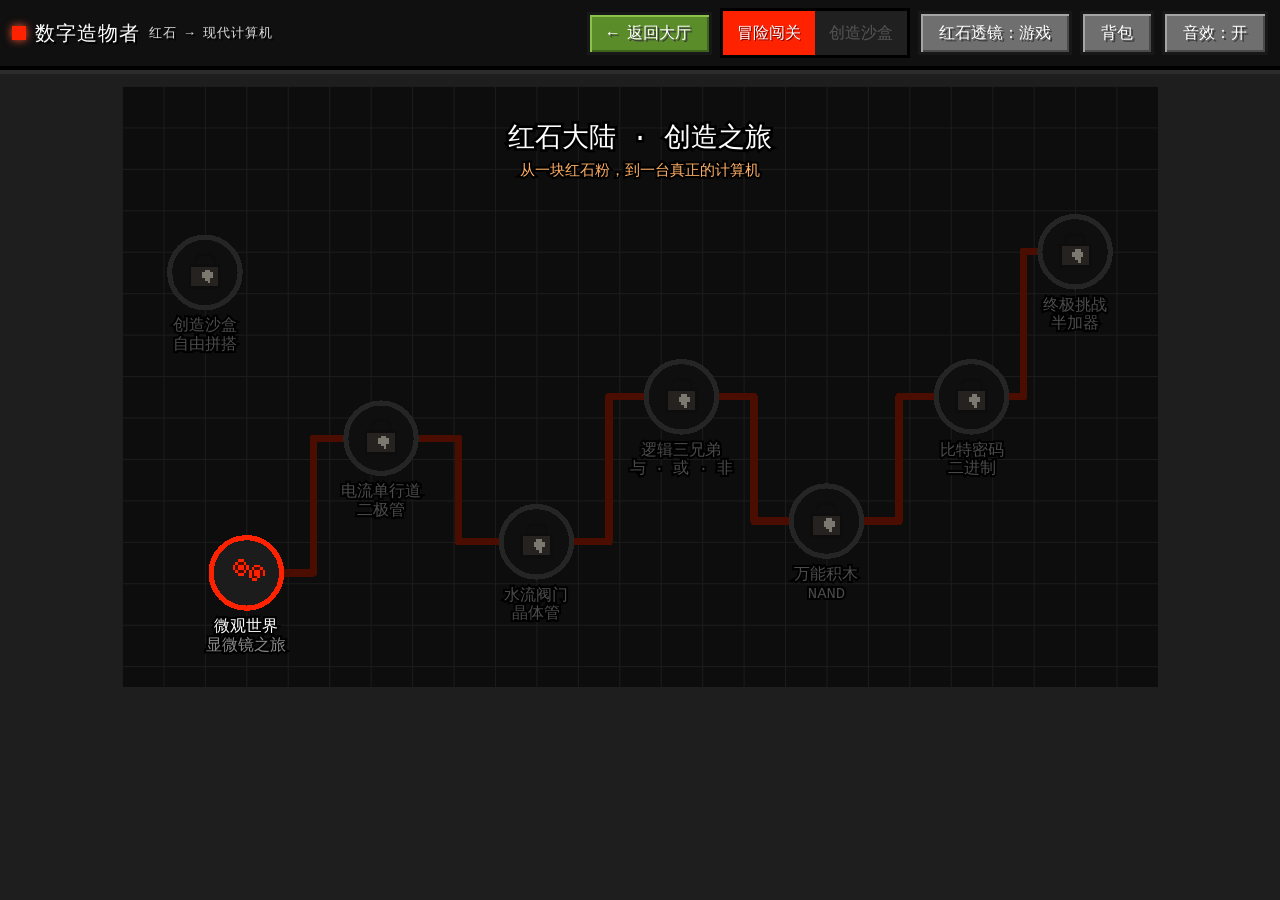
<file: creator.html>
<!DOCTYPE html>
<html lang="zh-CN">
<head>
<meta charset="UTF-8">
<meta name="viewport" content="width=device-width, initial-scale=1.0, maximum-scale=1.0, user-scalable=no">
<title>数字造物者：红石到现代计算机</title>
<style>
:root{
  --bg:#1e1e1e; --bg2:#313233; --panel:#c6c6c6; --edge:#181818; --hi:#8b8b8b;
  --on:#ff2200; --glow:#ff5533; --off:#4a0d00;
  --paper:#e6d5ac; --paper2:#d9c491; --ink:#1a365d; --gold:#b7791f;
  --good:#3fae2a; --bad:#c0392b;
}
*{box-sizing:border-box;margin:0;padding:0;-webkit-tap-highlight-color:transparent}
html,body{height:100%}
body{
  background:var(--bg); color:#e8e8e8;
  font-family:"VT323","Minecraftia","Courier New","PingFang SC","Microsoft YaHei",monospace;
  overflow-x:hidden; user-select:none;
}
::-webkit-scrollbar{display:none}
html{scrollbar-width:none}
button{font:inherit;color:inherit;background:none;border:none;cursor:pointer;min-height:44px}
:focus-visible{outline:3px solid var(--gold);outline-offset:2px}
svg{display:block}
.crisp{shape-rendering:crispEdges}
.small{font-size:13px;opacity:.85}

#hud{position:sticky;top:0;z-index:60;display:flex;align-items:center;gap:10px;flex-wrap:wrap;
  padding:8px 12px;background:#101010;border-bottom:4px solid #000;box-shadow:0 4px 0 #2c2c2c}
.brand{display:flex;align-items:center;gap:9px;font-size:20px;letter-spacing:1px;color:#fff;text-shadow:2px 2px 0 #000}
.brand .rd{width:14px;height:14px;background:var(--on);box-shadow:0 0 8px var(--glow);animation:pulse 1.6s infinite}
@keyframes pulse{50%{opacity:.55}}
.hud-right{margin-left:auto;display:flex;gap:8px;align-items:center;flex-wrap:wrap}
.seg{display:flex;border:3px solid #000}
.seg button{padding:6px 14px;background:#3a3a3a;color:#bbb;min-height:44px;transition:background .15s ease-in-out}
.seg button.on{background:var(--on);color:#fff;text-shadow:1px 1px 0 #700}
.seg button:disabled{opacity:.4;cursor:not-allowed}

.mc-btn{padding:8px 18px;background:#6f6f6f;color:#fff;text-shadow:2px 2px 0 #3a3a3a;
  border:3px solid var(--edge);box-shadow:inset 2px 2px 0 #a5a5a5,inset -2px -2px 0 #4a4a4a;
  transition:filter .15s ease-in-out}
.mc-btn:hover{filter:brightness(1.18)}
.mc-btn:active{transform:translateY(2px);box-shadow:inset -2px -2px 0 #a5a5a5,inset 2px 2px 0 #4a4a4a}
.mc-btn.g{background:#5b8c2a;box-shadow:inset 2px 2px 0 #8bc34a,inset -2px -2px 0 #3d631c}
.mc-btn.r{background:#a03028;box-shadow:inset 2px 2px 0 #d06050,inset -2px -2px 0 #6a1c16}
.mc-btn:disabled{opacity:.45;cursor:not-allowed;filter:none}
a.mc-btn{display:inline-block;text-decoration:none}
.mc-panel{background:var(--panel);color:#222;border:4px solid var(--edge);
  box-shadow:inset 3px 3px 0 #e8e8e8,inset -3px -3px 0 #8b8b8b;padding:12px}
.paper{background:var(--paper);color:var(--ink);border:4px solid var(--edge);
  box-shadow:inset 0 0 0 3px var(--paper2);padding:14px}
.paper h3{color:var(--gold);font-size:18px;letter-spacing:1px;margin-bottom:8px;text-shadow:1px 1px 0 #fff3d6}
.paper h4{color:var(--ink);margin:10px 0 4px;font-size:15px}
.paper p,.paper li{font-size:14px;line-height:1.55}
.paper ul{padding-left:18px}
.formula{background:#f4ead0;border:2px dashed var(--gold);padding:6px 10px;margin:6px 0;font-size:15px;color:#7a2d0c;text-align:center}

.screen{display:none}
.screen.on{display:block;animation:scrIn .35s ease-in-out}
@keyframes scrIn{from{opacity:0;transform:translateY(10px)}to{opacity:1;transform:none}}

#map-wrap{max-width:1060px;margin:16px auto;padding:0 12px}
#map-svg{width:100%;height:auto}
.trace{stroke:var(--off);stroke-width:7;fill:none;stroke-linecap:square;stroke-linejoin:round;transition:stroke .3s}
.trace.lit{stroke:var(--on);filter:drop-shadow(0 0 6px var(--glow));stroke-dasharray:12 12;animation:traceFlow 1.2s linear infinite}
@keyframes traceFlow{to{stroke-dashoffset:-24}}
.node{cursor:pointer;transition:transform .15s ease-in-out;transform-box:fill-box;transform-origin:center}
.node:hover{transform:scale(1.07)}
.node.lock{cursor:not-allowed;filter:grayscale(.85) brightness(.55)}
.node.clear .nring{stroke:var(--good)}
.nlabel{font-size:15px;fill:#fff;paint-order:stroke;stroke:#000;stroke-width:4px;text-anchor:middle;pointer-events:none}
.nlabel.dim{fill:#888}
.map-title{font-size:26px;fill:#fff;text-anchor:middle;paint-order:stroke;stroke:#000;stroke-width:5px}
.map-sub{font-size:14px;fill:#ffb066;text-anchor:middle;paint-order:stroke;stroke:#000;stroke-width:4px}

.stage-wrap{display:grid;grid-template-columns:minmax(0,1fr) 384px;gap:14px;max-width:1240px;margin:14px auto;padding:0 12px;align-items:start}
@media(max-width:1024px){
  .stage-wrap{grid-template-columns:1fr}
  .lab{min-height:0}
  #hud .brand{font-size:16px}
  .hint-fab{right:10px;bottom:10px}
}
.lab{position:relative;background:
  linear-gradient(rgba(255,255,255,.03) 2px,transparent 2px),
  linear-gradient(90deg,rgba(255,255,255,.03) 2px,transparent 2px),var(--bg2);
  background-size:32px 32px;border:4px solid #000;box-shadow:inset 0 0 0 3px #4a4a4b;
  padding:10px;min-height:460px}
.lab-head{display:flex;align-items:center;gap:10px;flex-wrap:wrap;margin-bottom:8px}
.lab-title{font-size:19px;color:#ffd976;text-shadow:2px 2px 0 #000}
.lab-goal{font-size:14px;color:#cfe3ff;background:#00000055;padding:4px 10px;border-left:4px solid var(--gold)}
.rail{display:flex;flex-direction:column;gap:12px}
.tabs{display:flex;gap:4px;flex-wrap:wrap}
.tabs button{padding:6px 10px;background:#b8a67a;color:#4a3a18;border:2px solid #8a6d3b;min-height:36px;font-size:13px;transition:background .15s}
.tabs button.on{background:var(--gold);color:#fff;text-shadow:1px 1px 0 #6a4c0e}

.comp{position:absolute;perspective:700px;touch-action:manipulation}
.comp .inner{position:relative;width:100%;height:100%;transform-style:preserve-3d;transition:transform .6s ease-in-out}
body.sci .comp .inner{transform:rotateY(180deg)}
.face{position:absolute;inset:0;backface-visibility:hidden;display:flex;align-items:center;justify-content:center}
.face.back{transform:rotateY(180deg)}
.face svg{width:100%;height:100%}
.comp.clickable{cursor:pointer}
.comp.clickable:hover{filter:brightness(1.2)}
.comp.ghost{opacity:.28;filter:grayscale(.6);pointer-events:none}
.comp.sel{outline:3px dashed #ffe08a;outline-offset:3px}
.comp .tag{position:absolute;left:50%;top:100%;transform:translateX(-50%);white-space:nowrap;font-size:12px;color:#ffd976;text-shadow:1px 1px 0 #000;pointer-events:none;margin-top:3px}

.wires{position:absolute;inset:0;width:100%;height:100%;pointer-events:none;overflow:visible}
.wires path,.wires polyline{fill:none;stroke:var(--off);stroke-width:6;stroke-linecap:square;stroke-linejoin:round;transition:stroke .18s,filter .18s}
.wires .w1{stroke:var(--on);filter:drop-shadow(0 0 5px var(--glow))}
.wires .jump{stroke-width:4;stroke-dasharray:8 6}

.sig1{filter:drop-shadow(0 0 8px var(--glow))}

.tt{width:100%;border-collapse:collapse;font-size:14px}
.tt th,.tt td{border:2px solid #8a6d3b;padding:5px 6px;text-align:center;color:var(--ink)}
.tt th{background:var(--paper2);color:#5a420e}
.tt tr{transition:background .15s}
.tt tr.pass td{background:#cfe8b0}
.tt tr.fail td{background:#f2c1b6}
.tt tr.cur td{outline:3px solid var(--gold);outline-offset:-3px}
.tt .mk{font-weight:bold}
.mk.ok{color:var(--good)} .mk.no{color:var(--bad)}

#toast-layer{position:fixed;top:74px;left:50%;transform:translateX(-50%);z-index:99;display:flex;flex-direction:column;gap:8px;pointer-events:none;width:min(92vw,520px)}
.toast{background:#241202;border:3px solid var(--gold);color:#ffd976;padding:12px 18px;text-align:center;
  box-shadow:0 0 24px rgba(255,180,0,.4);animation:tin .35s cubic-bezier(.2,1.6,.4,1)}
.toast b{color:#fff;font-size:17px}
@keyframes tin{from{transform:translateY(-30px) scale(.7);opacity:0}}

.overlay{position:fixed;inset:0;z-index:90;display:none;align-items:center;justify-content:center;background:rgba(8,8,14,.82)}
.overlay.on{display:flex}
.beam{position:absolute;left:50%;bottom:0;width:150px;height:100vh;transform:translateX(-50%);
  background:linear-gradient(to top,rgba(150,225,255,.95),rgba(150,225,255,0) 85%);
  clip-path:polygon(42% 0,58% 0,100% 100%,0 100%);animation:beamup 1.1s ease-out both}
@keyframes beamup{from{transform:translateX(-50%) scaleY(0);transform-origin:bottom}to{transform:translateX(-50%) scaleY(1)}}
.cert{position:relative;z-index:2;width:min(92vw,560px);text-align:center;animation:tin .5s cubic-bezier(.2,1.6,.4,1)}
.cert h2{color:var(--gold);font-size:26px;margin:6px 0}
.cert .cname{font-size:22px;color:#7a2d0c;border-bottom:3px solid var(--gold);display:inline-block;padding:0 20px;margin:8px 0}
.modal-card{width:min(92vw,560px);max-height:82vh;overflow:auto;animation:tin .3s ease-out}

.sb-wrap{max-width:1240px;margin:14px auto;padding:0 12px}
#sb-stage{position:relative;width:100%;max-width:960px;aspect-ratio:12/8;margin:0 auto;
  background:linear-gradient(rgba(255,255,255,.04) 2px,transparent 2px),
  linear-gradient(90deg,rgba(255,255,255,.04) 2px,transparent 2px),#262625;
  background-size:calc(100%/12) calc(100%/8);border:4px solid #000;box-shadow:inset 0 0 0 3px #4a4a4b}
#hotbar{display:flex;gap:6px;justify-content:center;flex-wrap:wrap;margin:14px auto;max-width:960px}
.slot{width:64px;height:74px;background:#8b8b8b;border:3px solid #181818;box-shadow:inset 2px 2px 0 #c6c6c6,inset -2px -2px 0 #555;
  display:flex;flex-direction:column;align-items:center;justify-content:center;gap:2px;padding:2px;transition:transform .15s}
.slot svg{width:40px;height:40px}
.slot span{font-size:11px;color:#fff;text-shadow:1px 1px 0 #000;line-height:1}
.slot.on{outline:3px solid #ffe08a;transform:translateY(-4px)}
.check-list{list-style:none}
.check-list li{padding:4px 0 4px 26px;position:relative;font-size:14px}
.check-list li::before{content:"";position:absolute;left:2px;top:8px;width:12px;height:12px;border:2px solid #8a6d3b;background:#f4ead0}
.check-list li.done::before{background:var(--good);box-shadow:inset 0 0 0 2px #f4ead0}

.row{display:flex;gap:10px;align-items:center;flex-wrap:wrap}
.center{text-align:center}
.mt8{margin-top:8px}.mt12{margin-top:12px}
.stage-nav{display:flex;gap:8px;justify-content:space-between;margin-top:10px;flex-wrap:wrap}
.hint-fab{position:fixed;right:14px;bottom:14px;z-index:70}
.big-dec{font-size:34px;color:#ffd976;text-shadow:2px 2px 0 #000;text-align:center;letter-spacing:2px}
.bits{display:flex;gap:8px;justify-content:center;font-size:26px;flex-wrap:wrap}
.bits b{background:#111;border:2px solid #555;padding:2px 10px;color:#7fd0ff}
.bits b.on{color:var(--on);border-color:var(--on);text-shadow:0 0 8px var(--glow)}
.qa-block{display:none}.qa-block.on{display:block}
.flipx .inner{transform:scaleX(-1)}
body.sci .flipx .inner{transform:scaleX(-1) rotateY(180deg)}
.zlabel{font-size:22px;fill:#fff;paint-order:stroke;stroke:#000;stroke-width:4px}
.zlabel2{font-size:17px;fill:#ffe8a0;paint-order:stroke;stroke:#000;stroke-width:4px}
.zoom-scene{position:absolute;inset:0;opacity:0;transition:opacity .5s ease-in-out;pointer-events:none}
.zoom-scene.on{opacity:1;pointer-events:auto}
.electron{animation:eflow 1.4s linear infinite}
@keyframes eflow{from{transform:translateX(0)}to{transform:translateX(300px)}}
.waterflow{stroke:#4aa3ff;fill:none;stroke-linecap:round;transition:stroke-width .3s}
.pipe{stroke:#3a5a7a;stroke-width:26;fill:none;stroke-linecap:round}
input[type=range]{width:100%;height:44px;accent-color:var(--on)}
.shake{animation:shake .4s}
@keyframes shake{25%{transform:translateX(-5px)}75%{transform:translateX(5px)}}
.scene{position:relative;min-height:420px}
.paper-t{font-size:17px;color:var(--gold);margin-bottom:8px;text-shadow:1px 1px 0 #fff3d6}
.qa-item{border-bottom:2px dashed #b8a67a;padding:2px 0}
.qa-q{cursor:pointer;font-size:14px;color:var(--ink);padding:5px 0;display:flex;align-items:center;gap:6px}
.qa-q span{background:var(--gold);color:#fff;padding:0 6px;font-size:12px;flex:none}
.qa-a{display:none;font-size:13px;color:#4a5568;padding:2px 0 8px}
.qa-item.open .qa-a{display:block}
.ach-unlock{display:flex;gap:14px;align-items:center}
.ach-unlock .ic{width:64px;height:64px;flex:none}
.ach-unlock .t{font-size:20px;color:var(--gold)}
.ach-unlock .d{font-size:13px;color:#4a5568;margin-top:4px}
.toast.bad{border-color:var(--bad);color:#ffb0a0}
</style>
</head>
<body>
<div id="hud">
  <div class="brand"><span class="rd"></span>数字造物者<span class="small">红石 → 现代计算机</span></div>
  <div class="hud-right">
    <a class="mc-btn g" href="index.html">← 返回大厅</a>
    <div class="seg" id="mode-seg">
      <button data-m="adventure" class="on">冒险闯关</button>
      <button data-m="creative" id="btn-creative">创造沙盒</button>
    </div>
    <button class="mc-btn" id="btn-lens">红石透镜：游戏</button>
    <button class="mc-btn" id="btn-bag">背包</button>
    <button class="mc-btn" id="btn-mute">音效：开</button>
  </div>
</div>

<main>
  <section id="screen-map" class="screen on">
    <div id="map-wrap"><svg id="map-svg" viewBox="0 0 1000 580" class="crisp"></svg></div>
  </section>

  <section id="screen-stage" class="screen">
    <div class="stage-wrap">
      <div class="lab" id="lab"></div>
      <aside class="rail">
        <div class="paper" id="rail-qa"></div>
        <div class="paper" id="rail-tt"></div>
      </aside>
    </div>
    <div class="stage-nav" style="max-width:1240px;margin:0 auto;padding:0 12px 22px">
      <button class="mc-btn" id="btn-back">← 返回地图</button>
      <button class="mc-btn r" id="btn-reset-lab">清空重试</button>
      <button class="mc-btn g" id="btn-next">下一关 →</button>
    </div>
    <button class="mc-btn hint-fab" id="btn-hint">史蒂夫求助</button>
  </section>

  <section id="screen-sandbox" class="screen">
    <div class="sb-wrap">
      <div class="lab-head">
        <span class="lab-title" id="sb-title">创造模式 · 全功能红石沙盒</span>
        <span class="lab-goal" id="sb-goal">自由拼搭：点选零件放入网格，再用「连线」工具把元件接起来。</span>
      </div>
      <div id="sb-stage"><svg class="wires" id="sb-wires" viewBox="0 0 1200 800" preserveAspectRatio="none"></svg></div>
      <div id="hotbar"></div>
      <div class="row" style="justify-content:center;margin-top:10px">
        <button class="mc-btn" id="btn-back2">← 返回地图</button>
        <button class="mc-btn r" id="sb-clear">清空画布</button>
        <button class="mc-btn g" id="btn-cap">终极挑战：半加器</button>
      </div>
    </div>
  </section>
</main>

<div id="toast-layer"></div>
<div class="overlay" id="ov-beam">
  <div class="beam"></div>
  <div class="cert paper" id="cert-body"></div>
</div>
<div class="overlay" id="ov-modal"><div class="modal-card paper" id="modal-body"></div></div>

<script>
/* ================= 工具 ================= */
const $=s=>document.querySelector(s), $$=s=>[...document.querySelectorAll(s)];
function h(tag,cls,html){const e=document.createElement(tag);if(cls)e.className=cls;if(html!=null)e.innerHTML=html;return e}

/* ================= 像素图标工厂 ================= */
function px(map,pal,vb){
  vb=vb||16;let s='';
  for(let y=0;y<map.length;y++){const r=map[y];
    for(let x=0;x<r.length;x++){const c=pal[r[x]];
      if(c)s+='<rect x="'+x+'" y="'+y+'" width="1.04" height="1.04" fill="'+c+'"/>'}}
  return '<svg viewBox="0 0 '+vb+' '+vb+'" class="crisp" xmlns="http://www.w3.org/2000/svg">'+s+'</svg>';
}
const P={
  k:'#181818',w:'#ffffff',g:'#8b8b8b',G:'#5a5a5a',r:'#ff2200',R:'#4a0d00',o:'#ff8800',
  b:'#8b5a2b',B:'#5e3a17',y:'#ffd976',e:'#3ddc84',s:'#c78d5e',S:'#8a5a3a',H:'#3a2a1a',
  u:'#3a3ac8',d:'#8a5a2b',D:'#6b4420',n:'#5b8c2a',l:'#ffe8a0',L:'#6a5a28',
  i:'#d8d8d8',I:'#9a9a9a',c:'#b87333',p:'#3a6ea5',t:'#3aa8a0',v:'#4a5aa8',x:'#2a2a2a',m:'#1a1a1a'
};
function slab(){return [
"..kkkkkkkkkkkk..",
".kggggggggggggk.",
".kggggggggggggk.",
".kggggggggggggk.",
".kggggggggggggk.",
".kggggggggggggk.",
".kggggggggggggk.",
".kggggggggggggk.",
".kggggggggggggk.",
".kggggggggggggk.",
".kggggggggggggk.",
".kggggggggggggk.",
".kggggggggggggk.",
".kggggggggggggk.",
"..kkkkkkkkkkkk..",
"................"]}
function gateIcon(txt,extra){
  return '<svg viewBox="0 0 16 16" class="crisp" xmlns="http://www.w3.org/2000/svg">'
    +px(slab(),P).replace(/<\/?svg[^>]*>/g,'')
    +'<text x="8" y="10.6" font-size="'+(txt.length>2?4.6:6.4)+'" font-family="Courier New,monospace" font-weight="bold" fill="#ffd976" text-anchor="middle" stroke="#000" stroke-width=".35" paint-order="stroke">'+txt+'</text>'
    +(extra||'')+'</svg>';
}
const IC={};
IC.grass=px([
"nnnnnnnnnnnnnnnn","nnNnnnnnNnnnnNnn","nnnnnnnnnnnnnnnn","nNnnnnNnnnnNnnnn",
"nnnnnnnnnnnnnnnn","dddddddddddddddd","ddDddddddDdddddd","ddddddDddddddddd",
"dDdddddddddDdddd","ddddddDddddddddd","ddddddddddDddddd","ddDddddddddddddd",
"ddddddDdddddDddd","dddddddddddddddd","ddDdddDddddDddDd","dddddddddddddddd"],P);
IC.steve=px([
"................","..kkkkkkkkkkkk..","..kHHHHHHHHHHk..","..kHHHHHHHHHHk..",
"..kHssssssssHk..","..kssssssssssk..","..kswssssswsk...","..ksussssssusk..",
"..kssssssssssk..","..ksssSSSSsssk..","..kssssssssssk..","..kkkkkkkkkkkk..",
"..tttttttttttt..","..tttttttttttt..","..tttttttttttt..","..vvvvv..vvvvv.."],P);
IC.lever=px([
"................",".......yy.......",".......yy.......","......bb........",
"......bb........",".....bb.........",".....bb.........","....bb..........",
"....bb..........","..kkkkkkkkkk....","..kggggggggk....","..kgGgGggGgk....",
"..kggggggggk....","..kggGgggGgk....","..kkkkkkkkkk....","................"],P);
IC.torch=px([
"................","......rrrr......",".....rorror.....",".....orrro......",
"......rRr.......",".......bb.......",".......bb.......",".......bb.......",
".......bb.......",".......bb.......",".......bb.......",".......bb.......",
".......bb.......",".......bb.......",".......bb.......","................"],P);
IC.torchOff=px([
"................","......RRRR......",".....RRRRR......",".....RRRRR......",
"......RRR.......",".......bb.......",".......bb.......",".......bb.......",
".......bb.......",".......bb.......",".......bb.......",".......bb.......",
".......bb.......",".......bb.......",".......bb.......","................"],P);
IC.repeater=px([
"................","................","......rr........","......rr........",
".......bb.......","...........rr...","...........rr...","...........bb...",
"..kkkkkkkkkkkkk.",".kGGGGGGGGGGGGk.",".kGggggggggggGk.",".kGggggggggggGk.",
"..kkkkkkkkkkkkk.","................","................","................"],P);
IC.lampOn=px([
".kkkkkkkkkkkkkk.","kllylllllylllylk","kllllllolllllllk","kylllloooolllllk",
"kllllooooooolllk","kllooooyyoooollk","kllooooyyoooollk","kllooooyyoooollk",
"kllllooooooolllk","kylllloooolllllk","kllllllolllllllk","kllylllllylllylk",
".kkkkkkkkkkkkkk.","................","................","................"],P);
IC.lampOff=px([
".kkkkkkkkkkkkkk.","kLLxLLLLLxLLLxLk","kLLLLLLxLLLLLLLk","kxLLLLxxxLLLLLLk",
"kLLLLxxxxxxLLLLk","kLLxxxxxxxxxLLLk","kLLxxxxxxxxxxLLk","kLLxxxxxxxxxLLLk",
"kLLLLxxxxxxLLLLk","kxLLLLxxxLLLLLLk","kLLLLLLxLLLLLLLk","kLLxLLLLLxLLLxLk",
".kkkkkkkkkkkkkk.","................","................","................"],P);
IC.door=px([
"................","...kkkkkkkkkk...","..kiiiiiiiiiik..","..kiiiIIIIiiik..",
"..kiiiIIIIiiik..","..kiiiiiiiiiik..","..kiiIIIIIIiik..","..kiiiiiiiiiik..",
"..kiiiiiiikkik..","..kiiiiiiikkik..","..kiiiiiiiiiik..","..kiiIIIIIIiik..",
"..kiiiiiiiiiik..","..kiiiiiiiiiik..","...kkkkkkkkkk...","................"],P);
IC.battery=px([
".kkkkkkkkkkkkkk.","krrrrrrrrrrrrrrk","krwwrrrrrrwwrrrk","krwwrrrrrrwwrrrk",
"krrrrrrwwwwrrrrk","krrrrrrwwwwrrrrk","krwwrrrrrrwwrrrk","krwwrrrrrrwwrrrk",
"krrrrrrrrrrrrrrk","krrrrrrrrrrrrrrk","krrrrrrrrrrrrrrk","krrrrrrrrrrrrrrk",
".kkkkkkkkkkkkkk.","................","................","................"],P);
IC.dust=px([
"................","................","................",".....rr.........",
"....rRRr........","...rRrrRr..rr...","...rRrrRr.rRRr..","....rRRr.rRrrRr.",
".....rr..rRrrRr.",".........rRRr...","..........rr....","................",
"................","................","................","................"],P);
IC.clock=px([
"................","................","..kkkkkkkkkkk...",".kgggggggggggk..",
".kgRRRgggRRRggk.",".kgRrrRggRrrRgk.",".kgRRRgggRRRggk.",
".kggggggggggggk.",".kggRRRgggRRRgk.",".kggRrrRgRrrRgk.",".kggRRRgggRRRgk.",
".kggggggggggggk.","..kkkkkkkkkkkk..","................","................"],P);
IC.beacon=px([
"................",".......yy.......","......kyyk......",".....kyyyyk.....",
"....kywwwwwyk...","...kywwwwwwwyk..","..kywwkkwkkwyk..","..kywwwwwwwyk..",
"...kkyyyyyyykk..","..kggggggggggk..","..kgGGGGGGGGgk..","..kkkkkkkkkkkk..",
"................","................","................","................"],P);
IC.emerald=px([
"................","......kkkk......","....kkeeeekk....","...keeeleeeek...",
"..keeeleeeewk...","..keelleeeewek..","..keelleeeewek..","..keeeleeeewek..",
"...keeeeeewwk...","....kkeewwkk....","......kkkk......","................",
"................","................","................","................"],P);
IC.book=px([
"................","..kkkkkkkkkkk...",".kBBBBBBBBBBBk..",".kBwBwBwBwBwBBk.",
".kBBBBBBBBBBBk..",".kBwBwBwBwBwBBk.",".kBBBBBBBBBBBk..",".kBBBBBBBBBBBk..",
".kBBBBBBByBBBBk.",".kBBBBBBByBBBBk.",".kBBBBBBBByBBBk.",".kBBBBBBBBBByBk.",
".kkkkkkkkkkkyk..","...........kk...","................","................"],P);
IC.chip=px([
"....i..i..i.....","...kkkkkkkkkk...","..kkxxxxxxxkk...",".ikxcccccccxki..",
".ikxcggggggcxki.",".ikxcgyyyygcxki.",".ikxcgyyyygcxki.",".ikxcggggggcxki.",
".ikxcccccccxki..","..kkxxxxxxxkk...","...kkkkkkkkkk...","....i..i..i.....",
"................","................","................","................"],P);
IC.and=gateIcon('&'); IC.or=gateIcon('≥1'); IC.not=gateIcon('1','<rect x="12.4" y="7.2" width="1.8" height="1.8" fill="#ffd976" stroke="#000" stroke-width=".3"/>');
IC.nand=gateIcon('&','<rect x="12.4" y="7.2" width="1.8" height="1.8" fill="#ffd976" stroke="#000" stroke-width=".3"/>');
IC.xor=gateIcon('=1');
IC.lockIcon=px([
"................",".....kkkkkk.....","....kk....kk....","....k......k....",
"....k......k....","..kkkkkkkkkkkk..","..kBBBBBBBBBBk..","..kBBBBByyBBBk..",
"..kBBBByyyyBBk..","..kBBBByyyyBBk..","..kBBBBByyBBBk..","..kBBBBBByBBBk..",
"..kBBBBBBBBBBk..","..kkkkkkkkkkkk..","................","................"],P);

/* ================= 科学符号 ================= */
function sci(inner){
  return '<svg viewBox="0 0 60 60" xmlns="http://www.w3.org/2000/svg" fill="none" stroke="#1a365d" stroke-width="3" stroke-linecap="square">'+inner+'</svg>';
}
const SC={};
SC.and=sci('<path d="M18 14 h14 a16 16 0 0 1 0 32 h-14 z" fill="#f4ead0"/><path d="M4 22 h14 M4 38 h14 M48 30 h10"/>');
SC.nand=sci('<path d="M14 14 h14 a16 16 0 0 1 0 32 h-14 z" fill="#f4ead0"/><circle cx="45" cy="30" r="4" fill="#f4ead0"/><path d="M2 22 h12 M2 38 h12 M49 30 h9"/>');
SC.or=sci('<path d="M16 14 q20 0 30 16 q-10 16 -30 16 q8 -16 0 -32 z" fill="#f4ead0"/><path d="M4 22 h13 M4 38 h13 M46 30 h12"/>');
SC.xor=sci('<path d="M20 14 q20 0 30 16 q-10 16 -30 16 q8 -16 0 -32 z" fill="#f4ead0"/><path d="M14 14 q8 16 0 32"/><path d="M2 22 h14 M2 38 h14 M50 30 h8"/>');
SC.not=sci('<path d="M14 14 L40 30 L14 46 z" fill="#f4ead0"/><circle cx="45" cy="30" r="4" fill="#f4ead0"/><path d="M4 30 h10 M49 30 h7"/>');
SC.diode=sci('<path d="M18 14 L18 46 L42 30 z" fill="#f4ead0"/><path d="M42 14 v32 M4 30 h14 M42 30 h14"/>');
SC.npn=sci('<circle cx="30" cy="30" r="20" fill="#f4ead0"/><path d="M2 30 h18 M20 17 v26 M20 23 L44 8 M20 37 L44 52"/><path d="M44 52 l-9 -2 M44 52 l-3 -8"/>');
SC.lamp=sci('<circle cx="30" cy="30" r="15" fill="#f4ead0"/><path d="M20 20 L40 40 M40 20 L20 40 M4 30 h11 M45 30 h11"/>');
SC.sw=sci('<circle cx="14" cy="40" r="2.6" fill="#1a365d"/><circle cx="46" cy="40" r="2.6" fill="#1a365d"/><path d="M4 40 h7 M16 40 L42 22 M49 40 h7"/>');
SC.batt=sci('<path d="M18 14 v32 M30 22 v16 M4 30 h14 M30 30 h26"/><text x="12" y="10" font-size="11" fill="#1a365d" stroke="none">+</text><text x="28" y="10" font-size="11" fill="#1a365d" stroke="none">−</text>');
SC.clock=sci('<rect x="10" y="12" width="40" height="36" fill="#f4ead0"/><path d="M14 40 v-12 h10 v12 h10 v-12 h10"/>');
SC.door=sci('<rect x="16" y="8" width="28" height="44" fill="#f4ead0"/><path d="M4 30 h12 M44 30 h12 M22 20 h16 M22 30 h16 M22 40 h16"/>');
SC.lever=SC.sw; SC.torch=SC.not; SC.repeater=SC.diode; SC.lampOn=SC.lamp; SC.dust=sci('<path d="M4 30 h52" stroke-dasharray="6 5"/>'); SC.transistor=SC.npn;
</script>
<script>
/* ================= 音频 ================= */
const AU={
  ctx:null,muted:false,
  ensure(){ if(this.muted)return null; if(!this.ctx){ try{this.ctx=new (window.AudioContext||window.webkitAudioContext)()}catch(e){} }
    if(this.ctx&&this.ctx.state==='suspended')this.ctx.resume(); return this.ctx; },
  beep(f,d,type,g){ const c=this.ensure(); if(!c)return;
    const o=c.createOscillator(),v=c.createGain(); o.type=type||'square'; o.frequency.value=f;
    v.gain.setValueAtTime(g||.08,c.currentTime); v.gain.exponentialRampToValueAtTime(.0001,c.currentTime+d);
    o.connect(v); v.connect(c.destination); o.start(); o.stop(c.currentTime+d); },
  click(){ this.beep(190,.07,'square',.12); setTimeout(()=>this.beep(130,.06,'square',.1),50); },
  tick(){ this.beep(1200,.03,'square',.03); },
  ding(){ this.beep(660,.15,'sine',.09); setTimeout(()=>this.beep(990,.28,'sine',.09),140); },
  chord(){ [523,659,784,1047].forEach((f,i)=>setTimeout(()=>this.beep(f,.5,'triangle',.07),i*160)); },
  hum(on){
    if(!on){ if(this._hum){ try{this._hum.o.stop();this._hum.o2.stop();}catch(e){} this._hum=null; } return; }
    const c=this.ensure(); if(!c)return;
    if(this._hum)return;
    const o=c.createOscillator(),o2=c.createOscillator(),v=c.createGain();
    o.type='sawtooth'; o2.type='sawtooth'; o.frequency.value=55; o2.frequency.value=55.8;
    v.gain.value=.018; o.connect(v); o2.connect(v); v.connect(c.destination); o.start(); o2.start();
    this._hum={o,o2};
  }
};
document.addEventListener('pointerdown',()=>AU.ensure(),{once:true});

/* ================= 存档 ================= */
const SAVE_KEY='mc_digital_creator_save';
let S={cleared:[],ach:[],sci:false,sandbox:null,capBest:null,muted:false};
function loadSave(){ try{ const j=JSON.parse(localStorage.getItem(SAVE_KEY)); if(j)S=Object.assign(S,j); }catch(e){} }
function save(){ try{ localStorage.setItem(SAVE_KEY,JSON.stringify(S)); }catch(e){} }
function cleared(id){ return S.cleared.includes(id); }
function unlocked(id){
  if(id===0)return true;
  if(id==='creative'||id==='cap')return cleared(5);
  return cleared(id-1);
}

/* ================= 成就与提示 ================= */
const ACH={
  s1:{n:'电流启蒙者',d:'点亮第一盏灯：二极管导通。',ic:'torch'},
  s2:{n:'硅基祭司',d:'控制水流般的电流：晶体管开关。',ic:'transistor'},
  s3:{n:'逻辑学徒',d:'掌握与或非三种基本逻辑门。',ic:'and'},
  s4:{n:'万能工匠',d:'用 NAND 搭出一切：通用性的证明。',ic:'nand'},
  s5:{n:'比特先知',d:'破译二进制密码。',ic:'emerald'},
  cap:{n:'红石计算机之父',d:'亲手造出一位半加器！',ic:'chip'}
};
function toast(txt,good){
  const t=h('div','toast'+(good===false?' bad':''),txt);
  $('#toast-layer').appendChild(t);
  setTimeout(()=>t.classList.add('on'),20);
  setTimeout(()=>{t.classList.remove('on');setTimeout(()=>t.remove(),400)},2600);
}
function award(id){
  if(S.ach.includes(id))return;
  S.ach.push(id); save();
  AU.ding();
  const a=ACH[id];
  modal('<div class="ach-unlock"><div class="ic">'+(IC[a.ic]||IC.emerald)+'</div>'
    +'<div><div style="color:#7a5c2e;font-size:13px;letter-spacing:2px">成就解锁</div>'
    +'<div class="t">'+a.n+'</div><div class="d">'+a.d+'</div></div></div>'
    +'<div style="text-align:right;margin-top:14px"><button class="mc-btn" onclick="closeModal()">收下</button></div>');
}
function modal(html){ $('#modal-body').innerHTML=html; $('#ov-modal').classList.add('on'); }
function closeModal(){ $('#ov-modal').classList.remove('on'); }
$('#ov-modal').addEventListener('click',e=>{ if(e.target.id==='ov-modal')closeModal(); });

/* ================= 地图 ================= */
const MAPNODES=[
  {id:0,x:120,y:470,t:'微观世界',s:'显微镜之旅'},
  {id:1,x:250,y:340,t:'电流单行道',s:'二极管'},
  {id:2,x:400,y:440,t:'水流阀门',s:'晶体管'},
  {id:3,x:540,y:300,t:'逻辑三兄弟',s:'与 · 或 · 非'},
  {id:4,x:680,y:420,t:'万能积木',s:'NAND'},
  {id:5,x:820,y:300,t:'比特密码',s:'二进制'},
  {id:'cap',x:920,y:160,t:'终极挑战',s:'半加器'},
  {id:'creative',x:80,y:180,t:'创造沙盒',s:'自由拼搭'}
];
const MAPTRACE=[[0,1],[1,2],[2,3],[3,4],[4,5],[5,'cap']];
function buildMap(){
  const svg=$('#map-svg'); svg.innerHTML='';
  const ns='http://www.w3.org/2000/svg';
  let bg='<defs><pattern id="gp" width="40" height="40" patternUnits="userSpaceOnUse">'
    +'<rect width="40" height="40" fill="#0d0d0d"/><path d="M40 0 H0 V40" fill="none" stroke="#1c1c1c" stroke-width="1"/></pattern></defs>'
    +'<rect width="1000" height="580" fill="url(#gp)"/>'
    +'<text x="500" y="58" class="map-title">红石大陆 · 创造之旅</text>'
    +'<text x="500" y="86" class="map-sub">从一块红石粉，到一台真正的计算机</text>';
  svg.innerHTML=bg;
  MAPTRACE.forEach(([a,b])=>{
    const A=MAPNODES.find(n=>n.id===a), B=MAPNODES.find(n=>n.id===b);
    const l=document.createElementNS(ns,'path');
    const mx=(A.x+B.x)/2;
    l.setAttribute('d','M'+A.x+' '+A.y+' L'+mx+' '+A.y+' L'+mx+' '+B.y+' L'+B.x+' '+B.y);
    l.setAttribute('class','trace'+(unlocked(b)?' lit':''));
    svg.appendChild(l);
  });
  MAPNODES.forEach(n=>{
    const open=unlocked(n.id), done=cleared(n.id);
    const g=document.createElementNS(ns,'g');
    g.setAttribute('class','node'+(open?'':' lock')+(done?' clear':''));
    g.setAttribute('transform','translate('+n.x+','+n.y+')');
    const ring=document.createElementNS(ns,'circle');
    ring.setAttribute('r','34'); ring.setAttribute('class','nring');
    ring.setAttribute('fill','#1c1c1c'); ring.setAttribute('stroke',done?'#3fae2a':(open?'#ff2200':'#444'));
    ring.setAttribute('stroke-width','5');
    g.appendChild(ring);
    const fo=document.createElementNS(ns,'foreignObject');
    fo.setAttribute('x','-21'); fo.setAttribute('y','-21');
    fo.setAttribute('width','42'); fo.setAttribute('height','42');
    const ic=document.createElement('div');
    ic.style.cssText='width:100%;height:100%';
    ic.innerHTML=open?(done?IC.emerald:IC.dust):IC.lockIcon;
    fo.appendChild(ic); g.appendChild(fo);
    const t1=document.createElementNS(ns,'text');
    t1.setAttribute('y','56'); t1.setAttribute('class','nlabel'+(open?'':' dim')); t1.textContent=n.t;
    const t2=document.createElementNS(ns,'text');
    t2.setAttribute('y','74'); t2.setAttribute('class','nlabel dim'); t2.setAttribute('font-size','12'); t2.textContent=n.s;
    g.appendChild(t1); g.appendChild(t2);
    if(open){
      g.addEventListener('click',()=>{
        AU.click();
        if(n.id==='creative')openSandbox();
        else if(n.id==='cap')openSandbox('cap');
        else openStage(n.id);
      });
    }
    svg.appendChild(g);
  });
  updateHUD();
}
</script>
<script>
/* ================= 关卡框架 ================= */
let CUR={id:null,meta:null};
function show(id){ $$('.screen').forEach(s=>s.classList.remove('on')); $(id).classList.add('on'); }

function openStage(id){
  CUR.id=id; CUR.meta=STAGES.find(s=>s.id===id); CUR._done3={}; CUR._done4={};
  show('#screen-stage');
  $('#lab').innerHTML='';
  buildQA(CUR.meta);
  buildTT(CUR.meta);
  CUR.meta.build($('#lab'));
  $('#btn-next').style.display=cleared(id)?'':'none';
  const st=STAGES[STAGES.findIndex(s=>s.id===id)+1];
  $('#btn-next').textContent=st?('下一关：'+st.short+' →'):'前往终极挑战 →';
}
function clearStage(id){
  if(!cleared(id)){ S.cleared.push(id); save(); }
  $('#btn-next').style.display='';
  buildMap();
  if(ACH['s'+id])award('s'+id);
  else{ AU.ding(); toast('关卡通过！'); }
}
function buildQA(meta){
  const r=$('#rail-qa'); r.innerHTML='<div class="paper-t">史蒂夫的五连问</div>';
  meta.qa.forEach((q,i)=>{
    const it=h('div','qa-item');
    it.innerHTML='<div class="qa-q"><span>Q'+(i+1)+'</span>'+q.q+'</div><div class="qa-a">'+q.a+'</div>';
    it.querySelector('.qa-q').addEventListener('click',()=>{ it.classList.toggle('open'); AU.tick(); });
    r.appendChild(it);
  });
}
function buildTT(meta){
  const r=$('#rail-tt');
  r.innerHTML='<div class="paper-t">'+meta.goal+'</div><div id="tt-box"></div>';
  meta._tt=null;
}
function markRow(i,ok){
  const meta=CUR.meta; if(!meta._tt)return false;
  const row=meta._tt.rows[i]; if(!row)return false;
  row.classList.remove('pass','fail');
  row.classList.add(ok?'pass':'fail');
  return ok;
}
function allPass(){
  const meta=CUR.meta; if(!meta._tt)return false;
  return [...meta._tt.rows].every(r=>r.classList.contains('pass'));
}
function runTT(meta,table){
  // table: {head:[], rows:[[...inputs, expect]], test:(inputs)=>actual}
  const box=$('#tt-box'); box.innerHTML='';
  const t=h('table','tt');
  let thead='<tr>'+table.head.map(x=>'<th>'+x+'</th>').join('')+'<th>结果</th></tr>';
  t.innerHTML=thead;
  table.rows.forEach((row,i)=>{
    const tr=h('tr');
    tr.innerHTML=row.map(x=>'<td>'+x+'</td>').join('')+'<td class="mk">—</td>';
    t.appendChild(tr);
  });
  box.appendChild(t);
  meta._tt={rows:[...t.querySelectorAll('tr')].slice(1),table};
  const btn=h('button','mc-btn','自我检测');
  btn.style.marginTop='10px';
  btn.addEventListener('click',()=>{
    AU.click();
    let pass=true;
    table.rows.forEach((row,i)=>{
      const inputs=row.slice(0,row.length-1);
      const actual=table.test(inputs);
      const ok=String(actual)===String(row[row.length-1]);
      markRow(i,ok);
      const res=meta._tt.rows[i].querySelector('.mk');
      res.className='mk '+(ok?'ok':'no');
      res.textContent=ok?'✓':'✗ '+actual;
      if(!ok)pass=false;
    });
    if(pass){
      if(allPass()){
        if(meta.selfcheck)meta.selfcheck();
        else toast('全部正确！完成关卡目标吧。');
      }
    }else toast('有的行不对，再调调看。',false);
  });
  box.appendChild(btn);
}

/* ================= 场景工具 ================= */
function mkScene(lab,title,goal){
  const hd=h('div','lab-head');
  hd.innerHTML='<span class="lab-title">'+title+'</span><span class="lab-goal">'+goal+'</span>';
  lab.appendChild(hd);
  const sc=h('div','scene');
  sc.innerHTML='<svg class="wires" viewBox="0 0 1000 625" preserveAspectRatio="none"></svg>';
  lab.appendChild(sc);
  sc.wires=sc.querySelector('svg');
  return sc;
}
function put(sc,ic,x,y,label,cls,sciKey){
  const c=h('div','comp '+(cls||''));
  c.innerHTML='<div class="inner"><div class="face front">'+ic+'</div><div class="face back">'+(SC[sciKey]||'')+'</div></div>'+(label?'<div class="tag">'+label+'</div>':'');
  c.style.left=x+'%'; c.style.top=y+'%';
  c.style.width='9%'; c.style.height='13.5%';
  sc.appendChild(c);
  return c;
}
function wire(sc,x1,y1,x2,y2){
  const ns='http://www.w3.org/2000/svg';
  const p=document.createElementNS(ns,'path');
  const mx=(x1+x2)/2, X=v=>v*10, Y=v=>v*6.25;
  p.setAttribute('d','M'+X(x1)+' '+Y(y1)+' L'+X(mx)+' '+Y(y1)+' L'+X(mx)+' '+Y(y2)+' L'+X(x2)+' '+Y(y2));
  p.setAttribute('class','wire');
  p.setAttribute('fill','none');
  sc.wires.appendChild(p);
  return p;
}
function setW(...ws){ ws.forEach(w=>w&&w.classList.add('on')); }
function unsetW(...ws){ ws.forEach(w=>w&&w.classList.remove('on')); }
function setLamp(lamp,on){ lamp.classList.toggle('lit',on); }
function wlabel(sc,txt,x,y,size,fill){
  const ns='http://www.w3.org/2000/svg';
  const t=document.createElementNS(ns,'text');
  t.setAttribute('x',x); t.setAttribute('y',y);
  t.setAttribute('fill',fill||'#888'); t.setAttribute('font-size',size||18);
  t.setAttribute('text-anchor','middle');
  t.setAttribute('font-family','inherit');
  t.textContent=txt;
  sc.wires.appendChild(t);
  return t;
}
</script>
<script>
/* ================= 第0关 · 微观世界 ================= */
const ZOOM_NAMES=['红石火把','红石粉颗粒','分子','原子','电子之海'];
function zoomScenes(){
  const L=[];
  L[0]='<rect x="380" y="220" width="240" height="180" fill="#2a2a2a" stroke="#000" stroke-width="8"/>'
    +'<rect x="460" y="140" width="80" height="90" fill="#ff2200"><animate attributeName="opacity" values="1;.6;1" dur="1.4s" repeatCount="indefinite"/></rect>'
    +'<rect x="476" y="220" width="48" height="120" fill="#8b5a2b"/>'
    +'<text x="500" y="420" class="zlabel" text-anchor="middle"> Minecraft 里的红石火把</text>'
    +'<text x="500" y="460" class="zlabel2" text-anchor="middle">它为整个电路提供能量 —— 就像电池</text>';
  let dots=''; for(let i=0;i<40;i++){const x=120+((i*173)%760),y=120+((i*97)%360);dots+='<circle cx="'+x+'" cy="'+y+'" r="'+(8+(i%4)*3)+'" fill="#'+(i%3?'c0392b':'ff2200')+'"/>';}
  L[1]=dots+'<text x="500" y="540" class="zlabel" text-anchor="middle">放大 100 倍：一颗颗红石粉颗粒</text>';
  let mol=''; for(let i=0;i<14;i++){const a=i/14*Math.PI*2;mol+='<circle cx="'+(500+Math.cos(a)*180)+'" cy="'+(300+Math.sin(a)*150)+'" r="26" fill="#'+(i%2?'8a8a8a':'c0392b')+'" stroke="#000" stroke-width="4"/>';}
  L[2]=mol+'<text x="500" y="540" class="zlabel" text-anchor="middle">再放大：颗粒由无数分子组成</text>';
  L[3]='<circle cx="500" cy="300" r="46" fill="#ffd976" stroke="#000" stroke-width="5"/>'
    +'<ellipse cx="500" cy="300" rx="240" ry="90" fill="none" stroke="#4aa3ff" stroke-width="4"/>'
    +'<ellipse cx="500" cy="300" rx="240" ry="90" fill="none" stroke="#4aa3ff" stroke-width="4" transform="rotate(60 500 300)"/>'
    +'<ellipse cx="500" cy="300" rx="240" ry="90" fill="none" stroke="#4aa3ff" stroke-width="4" transform="rotate(-60 500 300)"/>'
    +'<circle cx="740" cy="300" r="14" fill="#7fd0ff"><animateTransform attributeName="transform" type="rotate" from="0 500 300" to="360 500 300" dur="3s" repeatCount="indefinite"/></circle>'
    +'<text x="500" y="540" class="zlabel" text-anchor="middle">继续放大：原子！中间是原子核，外面绕着电子</text>';
  let el=''; for(let i=0;i<26;i++){const y=90+(i%7)*70;el+='<circle class="electron" cx="'+(60+(i*131)%600)+'" cy="'+y+'" r="10" fill="#7fd0ff"/>';}
  L[4]=el+'<text x="500" y="560" class="zlabel" text-anchor="middle">放大一亿倍：自由奔跑的电子 —— 这就是「电流」！</text>'
    +'<text x="500" y="596" class="zlabel2" text-anchor="middle">计算机的全部魔法，就是让电子按我们的规则奔跑</text>';
  return L;
}
function buildS0(lab){
  const sc=mkScene(lab,'第 0 关 · 微观世界','拖动滑块，从红石火把一路放大到电子。');
  sc.style.minHeight='420px';
  const zs=zoomScenes();
  const layers=zs.map(inner=>{
    const d=h('div','zoom-scene');
    d.innerHTML='<svg viewBox="0 0 1000 625" style="position:absolute;inset:0;width:100%;height:100%">'+inner+'</svg>';
    sc.appendChild(d); return d;
  });
  layers[0].classList.add('on');
  const ctl=h('div','mc-panel mt12');
  ctl.innerHTML='<div style="display:flex;justify-content:space-between;font-size:14px;color:#333"><span>红石火把</span><span>电子</span></div>';
  const slider=h('input'); slider.type='range'; slider.min=0; slider.max=4; slider.value=0; slider.step=1;
  ctl.appendChild(slider);
  const name=h('div','center','<b id="zname" style="font-size:20px;color:#7a2d0c">'+ZOOM_NAMES[0]+'</b>');
  ctl.appendChild(name);
  lab.appendChild(ctl);
  const visited=new Set([0]);
  slider.addEventListener('input',()=>{
    const v=+slider.value; AU.tick();
    layers.forEach((l,i)=>l.classList.toggle('on',i===v));
    name.textContent=ZOOM_NAMES[v];
    visited.add(v);
    if(visited.size===5){
      btn.style.display='';
      toast('你已经看到了电流的真面目！');
    }
  });
  const btn=h('button','mc-btn g','开始我的创造之旅 →');
  btn.style.cssText='display:none;margin:14px auto 6px';
  btn.addEventListener('click',()=>{ AU.chord(); clearStage(0); });
  lab.appendChild(btn);
  runTT(CUR.meta,{
    head:['问题','你的答案','参考答案'],
    rows:[['电流的本质是什么？','一群奔跑的电子','电子']],
    test:()=>'电子'
  });
  CUR.meta.selfcheck=()=>{};
}
</script>
<script>
/* ================= 第1关 · 电流单行道（二极管） ================= */
function buildS1(lab){
  const sc=mkScene(lab,'第 1 关 · 电流单行道','把电池和二极管转到正确方向，拉下开关，点亮红石灯。');
  const st={sw:false,bat:0,dio:0};  // 0=正向 1=反向
  const bat=put(sc,IC.battery,6,30,'电池','clickable','batt');
  const sw=put(sc,IC.lever,30,30,'开关','clickable','sw');
  const dio=put(sc,IC.repeater,54,30,'二极管','clickable','diode');
  const lamp=put(sc,IC.lampOff,78,30,'红石灯','','lamp');
  const w1=wire(sc,14,40,32,40), w2=wire(sc,38,40,56,40), w3=wire(sc,62,40,80,40);
  [bat,dio].forEach(c=>c.querySelector('.inner').style.transition='transform .5s ease-in-out');
  function litNow(){ return st.sw && st.bat===st.dio; }
  function refresh(){
    bat.classList.toggle('flipx',st.bat===1);
    dio.classList.toggle('flipx',st.dio===1);
    sw.classList.toggle('sig1',st.sw);
    sw.querySelector('.tag').textContent=st.sw?'开关 · 开':'开关';
    const lit=litNow();
    lamp.querySelector('.front').innerHTML=lit?IC.lampOn:IC.lampOff;
    lamp.classList.toggle('sig1',lit);
    if(lit)setW(w1,w2,w3); else unsetW(w1,w2,w3);
    AU.hum(lit);
  }
  bat.addEventListener('click',()=>{ st.bat^=1; AU.click(); refresh(); });
  dio.addEventListener('click',()=>{ st.dio^=1; AU.click(); refresh(); });
  sw.addEventListener('click',()=>{
    st.sw=!st.sw;
    if(st.sw){ AU.click(); if(!litNow()){ sc.classList.add('shake'); setTimeout(()=>sc.classList.remove('shake'),420); toast(litHint(),false);} }
    else AU.tick();
    refresh();
  });
  function litHint(){
    if(st.bat!==st.dio)return '电流被二极管挡住了！它只准电子单向通过。';
    return '电路还没通，检查每个元件的方向。';
  }
  refresh();
  runTT(CUR.meta,{
    head:['开关','电池方向','二极管方向','灯'],
    rows:[
      ['关','正','正','灭'],
      ['开','正','反','灭'],
      ['开','反','正','灭'],
      ['开','正','正','亮']
    ],
    test:([s,b,d])=>{ const on=(s==='开'); return (on&&b===d)?'亮':'灭'; }
  });
  CUR.meta.selfcheck=()=>{
    // 自检全对后，还需玩家亲手点亮一次
    if(litNow())clearStage(1);
    else toast('表格全对！现在亲手把灯点亮吧。');
  };
  // 点亮即过关（二选一路径）
  const orig=refresh;
  refresh=function(){
    orig();
    if(litNow()&&!cleared(1)&&st.sw){ setTimeout(()=>clearStage(1),500); refresh=orig; }
  };
}

/* ================= 第2关 · 水流阀门（晶体管） ================= */
function buildS2(lab){
  const sc=mkScene(lab,'第 2 关 · 水流阀门','拖动基极电压滑块：小电压控制大水流，这就是晶体管。');
  const ns='http://www.w3.org/2000/svg';
  // 水管
  const pipe=document.createElementNS(ns,'path');
  pipe.setAttribute('d','M120 200 H880'); pipe.setAttribute('class','pipe');
  sc.wires.appendChild(pipe);
  const water=document.createElementNS(ns,'path');
  water.setAttribute('d','M120 200 H880'); water.setAttribute('class','waterflow');
  water.setAttribute('stroke-width','4');
  sc.wires.appendChild(water);
  const wt1=wlabel(sc,'集电极（水源）',180,160,18,'#cfe3ff');
  const wt2=wlabel(sc,'发射极（出水）',820,160,18,'#cfe3ff');
  const tr=put(sc,IC.chip,44,24,'晶体管','','npn');
  tr.style.width='12%'; tr.style.height='19%';
  const wl=wlabel(sc,'基极（闸门）',500,430,18,'#ffe8a0');
  const wl2=wlabel(sc,'水流 = 电流 · 闸门 = 基极电压',500,60,20,'#ffd976');
  // 灯
  const lamp=put(sc,IC.lampOff,80,42,'红石灯','','lamp');
  const wOut=wire(sc,56,33,84,44);
  const ctl=h('div','mc-panel mt12');
  ctl.innerHTML='<div style="font-size:14px;color:#333;margin-bottom:2px">基极电压：<b id="bv">0</b> / 15（≥ 8 闸门全开）</div>';
  const slider=h('input'); slider.type='range'; slider.min=0; slider.max=15; slider.value=0;
  ctl.appendChild(slider);
  lab.appendChild(ctl);
  function on(){ return +slider.value>=8; }
  function refresh(){
    const v=+slider.value;
    ctl.querySelector('#bv').textContent=v;
    water.setAttribute('stroke-width',String(2+v*1.4));
    water.style.opacity=v?(.25+v/15*.75):.15;
    const lit=on();
    lamp.querySelector('.front').innerHTML=lit?IC.lampOn:IC.lampOff;
    lamp.classList.toggle('sig1',lit);
    if(lit)setW(wOut); else unsetW(wOut);
    AU.hum(lit);
  }
  slider.addEventListener('input',()=>{ AU.tick(); refresh(); });
  refresh();
  runTT(CUR.meta,{
    head:['基极电压','闸门','灯'],
    rows:[['0（无电压）','关','灭'],['15（满电压）','开','亮']],
    test:([v])=>v.startsWith('15')?'亮':'灭'
  });
  CUR.meta.selfcheck=()=>{
    if(on())clearStage(2);
    else toast('把基极电压推到 8 以上，点亮灯！');
  };
}
</script>
<script>
/* ================= 第3关 · 逻辑三兄弟 ================= */
const GATES3=[
  {k:'not',name:'非门 NOT',ic:'not',ins:1,fn:a=>!a,
   desc:'唱反调：输入 1 它出 0，输入 0 它出 1。'},
  {k:'and',name:'与门 AND',ic:'and',ins:2,fn:(a,b)=>a&&b,
   desc:'铁面无私：两个输入都是 1，才输出 1。'},
  {k:'or',name:'或门 OR',ic:'or',ins:2,fn:(a,b)=>a||b,
   desc:'好说话：只要有一个输入是 1，就输出 1。'}
];
function buildS3(lab){
  const sc=mkScene(lab,'第 3 关 · 逻辑三兄弟','切换三种逻辑门，点亮每盏灯，并填对三张真值表。');
  CUR._done3={};
  const tabs=h('div','tabs'); lab.insertBefore(tabs,sc.nextSibling);
  const leverA=put(sc,IC.lever,8,20,'输入 A','clickable','sw');
  const leverB=put(sc,IC.lever,8,55,'输入 B','clickable','sw');
  const gate=put(sc,IC.not,42,36,'非门 NOT','');
  gate.style.width='14%'; gate.style.height='21%';
  const lamp=put(sc,IC.lampOff,76,36,'输出','','lamp');
  const wA=wire(sc,16,28,44,40), wB=wire(sc,16,63,44,48), wO=wire(sc,54,44,78,44);
  const st={a:0,b:0,g:0};
  function curGate(){ return GATES3[st.g]; }
  function out(){ const g=curGate(); return g.ins===1?g.fn(st.a):g.fn(st.a,st.b); }
  function refresh(){
    const g=curGate();
    gate.querySelector('.front').innerHTML=IC[g.ic];
    gate.querySelector('.back').innerHTML=SC[g.ic];
    gate.querySelector('.tag').textContent=g.name;
    leverB.style.display=g.ins===2?'':'none';
    wB.style.display=g.ins===2?'':'none';
    const o=out();
    lamp.querySelector('.front').innerHTML=o?IC.lampOn:IC.lampOff;
    lamp.classList.toggle('sig1',!!o);
    st.a?setW(wA):unsetW(wA); st.b?setW(wB):unsetW(wB); o?setW(wO):unsetW(wO);
    leverA.classList.toggle('sig1',!!st.a); leverB.classList.toggle('sig1',!!st.b);
    leverA.querySelector('.tag').textContent='输入 A = '+st.a; leverB.querySelector('.tag').textContent='输入 B = '+st.b;
    AU.hum(!!o);
  }
  leverA.addEventListener('click',()=>{ st.a^=1; AU.click(); refresh(); });
  leverB.addEventListener('click',()=>{ st.b^=1; AU.click(); refresh(); });
  GATES3.forEach((g,i)=>{
    const b=h('button',i===0?'on':'',g.name);
    b.addEventListener('click',()=>{ st.g=i; AU.click();
      tabs.querySelectorAll('button').forEach(x=>x.classList.remove('on')); b.classList.add('on');
      switchGate(i); refresh(); });
    tabs.appendChild(b);
  });
  const ttBox=h('div','mt8'); lab.appendChild(ttBox);
  function switchGate(i){
    const g=GATES3[i];
    const rows=g.ins===1
      ? [[0,1],[1,0]]
      : [[0,0,0],[0,1,g.fn(0,1)?1:0],[1,0,g.fn(1,0)?1:0],[1,1,g.fn(1,1)?1:0]].map(r=>[r[0],r[1],g.fn(r[0],r[1])?1:0]);
    runTT(CUR.meta,{
      head:g.ins===1?['A','输出']:['A','B','输出'],
      rows,
      test:(ins)=>g.ins===1?(g.fn(!!+ins[0])?1:0):(g.fn(!!+ins[0],!!+ins[1])?1:0)
    });
    CUR.meta.selfcheck=()=>{
      CUR._done3[g.k]=true;
      const done=GATES3.every(x=>CUR._done3[x.k]);
      if(done)clearStage(3);
      else toast(g.name+' 真值表通过！还剩 '+(GATES3.length-Object.keys(CUR._done3).length)+' 种门。');
    };
  }
  switchGate(0); refresh();
}

/* ================= 第4关 · 万能积木（NAND） ================= */
function buildS4(lab){
  const sc=mkScene(lab,'第 4 关 · 万能积木','只用 NAND 门，先后拼出 NOT 和 AND。点击 NAND 切换接法。');
  CUR._done4={};
  const modes=[
    {k:'free',t:'自由观察',n:1},
    {k:'t1',t:'任务一：NAND → NOT',n:1},
    {k:'t2',t:'任务二：NAND → AND',n:2}
  ];
  let mode='free';
  const tabs=h('div','tabs'); lab.insertBefore(tabs,sc.nextSibling);
  modes.forEach((m,i)=>{
    const b=h('button',i===0?'on':'',m.t);
    b.addEventListener('click',()=>{ mode=m.k; AU.click();
      tabs.querySelectorAll('button').forEach(x=>x.classList.remove('on')); b.classList.add('on');
      rebuild(); });
    tabs.appendChild(b);
  });
  const st={a:0,b:0,link:0};
  let refs={};
  function rebuild(){
    sc.querySelectorAll('.comp').forEach(c=>c.remove());
    sc.wires.querySelectorAll('path').forEach(p=>p.remove());
    sc.wires.querySelectorAll('text').forEach(t=>t.remove());
    refs={};
    refs.la=put(sc,IC.lever,6,18,'输入 A','clickable','sw');
    refs.lb=put(sc,IC.lever,6,55,'输入 B','clickable','sw');
    refs.n1=put(sc,IC.nand,36,32,'NAND ①','clickable','nand');
    refs.n1.style.width='13%'; refs.n1.style.height='19%';
    refs.wA=wire(sc,14,26,38,36); refs.wB=wire(sc,14,63,38,44);
    refs.jump=wire(sc,20,26,38,44); refs.jump.classList.add('jump');
    refs.lamp=put(sc,IC.lampOff,80,32,'输出','','lamp');
    refs.wO=wire(sc,49,40,82,40);
    if(mode==='t2'){
      refs.n2=put(sc,IC.nand,60,32,'NAND ②','');
      refs.n2.style.width='13%'; refs.n2.style.height='19%';
      refs.w12=wire(sc,49,40,62,40);
      refs.wO2=wire(sc,73,40,82,40);
      refs.wO.style.display='none';
      wlabel(sc,'NAND → 再取反 = AND',500,120,20,'#ffd976');
    }
    refs.la.addEventListener('click',()=>{ st.a^=1; AU.click(); refresh(); });
    refs.lb.addEventListener('click',()=>{ st.b^=1; AU.click(); refresh(); });
    refs.n1.addEventListener('click',()=>{
      st.link^=1; AU.click();
      refs.jump.style.display=st.link?'':'none';
      toast(st.link?'任务一接法：A 同时接到两个输入（跳线）':'分开接法：A、B 各自独立');
      refresh();
    });
    refs.jump.style.display='none';
    refresh();
  }
  function nand(a,b){ return !(a&&b)?1:0; }
  function out(){
    if(mode==='t1'&&st.link)return nand(st.a,st.a);
    const o1=nand(st.a,st.b);
    if(mode==='t2')return nand(o1,o1);
    return o1;
  }
  function refresh(){
    const o=out();
    st.a?setW(refs.wA):unsetW(refs.wA); st.b?setW(refs.wB):unsetW(refs.wB);
    st.link?setW(refs.jump):unsetW(refs.jump);
    refs.la.classList.toggle('sig1',!!st.a); refs.lb.classList.toggle('sig1',!!st.b);
    refs.la.querySelector('.tag').textContent='输入 A = '+st.a; refs.lb.querySelector('.tag').textContent='输入 B = '+st.b;
    refs.lamp.querySelector('.front').innerHTML=o?IC.lampOn:IC.lampOff;
    refs.lamp.classList.toggle('sig1',!!o);
    if(refs.wO2){ const o1=nand(st.a,st.b); o1?setW(refs.w12):unsetW(refs.w12); o?setW(refs.wO2):unsetW(refs.wO2); }
    else o?setW(refs.wO):unsetW(refs.wO);
    AU.hum(!!o);
  }
  rebuild();
  runTT(CUR.meta,{
    head:['任务','接法','结果'],
    rows:[['NAND → NOT','A 接两个输入（点 NAND ① 跳线）','输出 = 非A'],['NAND → AND','两级 NAND 串联','输出 = A与B']],
    test:()=>''
  });
  CUR.meta.selfcheck=()=>{};
  // 玩家验证路径：任务一模式下 a=1 输出应为 0
  const chk=h('button','mc-btn g mt8','我来验证当前任务');
  lab.appendChild(chk);
  chk.addEventListener('click',()=>{
    AU.click();
    if(mode==='t1'){
      if(!st.link){ toast('先点一下 NAND ① 接上跳线！',false); return; }
      const ok=(nand(0,0)===1)&&(nand(1,1)===0)&&out()===(st.a?0:1);
      if(ok){ CUR._done4.t1=true; toast('NOT 验证通过！'+(CUR._done4.t2?'':'去做任务二。')); }
      else toast('输出不对，检查接法。',false);
    }else if(mode==='t2'){
      const expect=st.a&&st.b?1:0;
      if(out()===expect){ CUR._done4.t2=true; toast('AND 验证通过！'+(CUR._done4.t1?'':'再回任务一。')); }
      else toast('输出不对。',false);
    }else toast('先选一个任务标签页。',false);
    if(CUR._done4.t1&&CUR._done4.t2)clearStage(4);
  });
}
</script>
<script>
/* ================= 第5关 · 比特密码（二进制） ================= */
function buildS5(lab){
  const sc=mkScene(lab,'第 5 关 · 比特密码','四盏灯 = 四个比特（×8 ×4 ×2 ×1），点亮组合等于目标数。连续破译 3 个密码过关。');
  const weights=[8,4,2,1];
  const st={bits:[0,0,0,0],target:0,score:0};
  const lamps=[],ws=[];
  weights.forEach((w,i)=>{
    const lamp=put(sc,IC.lampOff,14+i*20,30,'×'+w,'clickable','lamp');
    lamps.push(lamp);
    const wl=wlabel(sc,'第'+(4-i)+'位 · 权重 '+w,185+i*200,120,17,'#888');
    lamp.addEventListener('click',()=>{
      st.bits[i]^=1; AU.click(); refresh();
    });
  });
  const panel=h('div','mc-panel mt12 center');
  panel.innerHTML='<div style="font-size:15px;color:#333">目标密码</div><div class="big-dec" id="target">?</div>'
    +'<div class="bits mt8" id="bitsrow"><b>0</b><b>0</b><b>0</b><b>0</b></div>'
    +'<div class="mt8" style="font-size:14px;color:#333">当前值：<b id="curval">0</b> · 已破译：<b id="score">0</b>/3</div>'
    +'<div class="mt8"><button class="mc-btn g" id="check5">提交密码</button></div>';
  lab.appendChild(panel);
  function sum(){ return st.bits.reduce((s,b,i)=>s+b*weights[i],0); }
  function newTarget(){ let t; do{ t=1+Math.floor(Math.random()*15); }while(t===st.target); st.target=t; panel.querySelector('#target').textContent=t; }
  function refresh(){
    lamps.forEach((l,i)=>{
      l.querySelector('.front').innerHTML=st.bits[i]?IC.lampOn:IC.lampOff;
      l.classList.toggle('sig1',!!st.bits[i]);
    });
    const row=panel.querySelector('#bitsrow');
    [...row.children].forEach((b,i)=>{ b.textContent=st.bits[i]; b.classList.toggle('on',!!st.bits[i]); });
    panel.querySelector('#curval').textContent=sum();
    panel.querySelector('#score').textContent=st.score;
  }
  newTarget(); refresh();
  panel.querySelector('#check5').addEventListener('click',()=>{
    if(sum()===st.target){
      st.score++; AU.ding();
      toast('破译成功！'+st.target+' = '+st.bits.join('')+'₂');
      if(st.score>=3){ clearStage(5); return; }
      newTarget();
    }else{
      AU.tick(); panel.classList.add('shake'); setTimeout(()=>panel.classList.remove('shake'),420);
      toast('现在是 '+sum()+'，目标是 '+st.target+'。',false);
    }
    refresh();
  });
  runTT(CUR.meta,{
    head:['二进制','十进制'],
    rows:[['0 0 0 1','1'],['0 1 0 1','5'],['1 0 1 1','11'],['1 1 1 1','15']],
    test:([b])=>b.split(' ').reduce((s,x,i)=>s+(+x)*weights[i],0)
  });
  CUR.meta.selfcheck=()=>toast('真值表全对！再破译 '+(3-st.score)+' 个密码。');
}

/* ================= 关卡元数据 ================= */
const STAGES=[
  {id:0,short:'微观世界',title:'第 0 关 · 微观世界',goal:'通关条件：看完 5 个放大层级，按下出发按钮。',
   build:buildS0,
   qa:[
    {q:'这是什么？',a:'我们在显微镜下观察红石电路的最小单位——电子。'},
    {q:'它是干什么的？',a:'电子的定向移动就是电流，电流是计算机的「血液」。'},
    {q:'它怎么工作？',a:'电压像水压一样推动电子，导线像水管一样输送电子。'},
    {q:'和红石什么关系？',a:'红石粉就是导线，红石火把就是电池——MC 电路和真实电路一一对应。'},
    {q:'用在哪儿？',a:'从手电筒到超级计算机，一切电子设备都靠电子奔跑。'}],
   hint:'拖动滑块从最左到最右，每一层都停一下看看。'},
  {id:1,short:'电流单行道',title:'第 1 关 · 电流单行道',goal:'通关条件：真值表自检全对，并亲手点亮红石灯。',
   build:buildS1,
   qa:[
    {q:'这是什么？',a:'二极管，一个只允许电流单向通过的「单行闸门」。'},
    {q:'它是干什么的？',a:'防止电流倒灌，保护电路，也用来「选择」电流路线。'},
    {q:'它怎么工作？',a:'内部的 P-N 结只在一个方向上打开通道，反向就被挡住。'},
    {q:'和红石什么关系？',a:'红石中继器就是一个二极管——信号只能顺箭头走。'},
    {q:'用在哪儿？',a:'充电器、LED、电源保护……几乎所有电路里都有它。'}],
   hint:'点击电池或二极管可以调转方向，让两个箭头方向一致再拉开关。'},
  {id:2,short:'水流阀门',title:'第 2 关 · 水流阀门',goal:'通关条件：真值表自检全对，并把基极电压推到 8 以上点亮灯。',
   build:buildS2,
   qa:[
    {q:'这是什么？',a:'晶体管（三极管），用电控制的「水龙头」。'},
    {q:'它是干什么的？',a:'用小电流控制大电流——它是所有芯片的基本细胞。'},
    {q:'它怎么工作？',a:'基极加电压，集电极和发射极之间的「闸门」就打开。'},
    {q:'和红石什么关系？',a:'红石火把就是一个天然晶体管：侧面有信号时它熄灭（反向）。'},
    {q:'用在哪儿？',a:'你的手机芯片里有上百亿个晶体管！'}],
   hint:'把滑块推到 8 以上，看水流变粗、灯变亮。'},
  {id:3,short:'逻辑三兄弟',title:'第 3 关 · 逻辑三兄弟',goal:'通关条件：三种逻辑门（NOT/AND/OR）的真值表全部自检通过。',
   build:buildS3,
   qa:[
    {q:'这是什么？',a:'逻辑门：非门、与门、或门——用晶体管拼出的判断机器。'},
    {q:'它是干什么的？',a:'让电路会「思考」：根据输入的 0 和 1 做出判断。'},
    {q:'它怎么工作？',a:'几个晶体管巧妙组合，就能实现「唱反调」「都要」「任选」。'},
    {q:'和红石什么关系？',a:'红石火把=非门；两个拉杆串联=与门；两条线汇入=或门。'},
    {q:'用在哪儿？',a:'CPU 的每一步计算，都是亿万个逻辑门在开会。'}],
   hint:'用顶部标签切换三种门，每种都点一次「自我检测」。'},
  {id:4,short:'万能积木',title:'第 4 关 · 万能积木',goal:'通关条件：用 NAND 分别拼出 NOT 和 AND，并各验证一次。',
   build:buildS4,
   qa:[
    {q:'这是什么？',a:'NAND（与非门）：先做 AND 再取反。'},
    {q:'它是干什么的？',a:'它是「万能积木」——只用 NAND 就能拼出所有逻辑门！'},
    {q:'它怎么工作？',a:'两个输入并在一起就是 NOT；NAND 后面再接一个 NOT 就是 AND。'},
    {q:'和红石什么关系？',a:'MC 里火把+红石就能搭 NAND，所以你能在 MC 里造整台电脑。'},
    {q:'用在哪儿？',a:'真实芯片工厂最爱 NAND：结构简单、速度快、成本低。'}],
   hint:'任务一：点 NAND ① 接跳线；任务二：两级 NAND 已经摆好，直接验证。'},
  {id:5,short:'比特密码',title:'第 5 关 · 比特密码',goal:'通关条件：真值表自检全对，并成功破译 3 个目标数字。',
   build:buildS5,
   qa:[
    {q:'这是什么？',a:'二进制：只用 0 和 1 表示一切数字的方法。'},
    {q:'它是干什么的？',a:'电路只认识「通/断」，所以计算机用二进制数数。'},
    {q:'它怎么工作？',a:'每一位的权重翻倍：×8 ×4 ×2 ×1，亮几盏灯就加几。'},
    {q:'和红石什么关系？',a:'一盏红石灯就是一个比特：亮=1，灭=0。'},
    {q:'用在哪儿？',a:'文字、图片、音乐、视频……在电脑里全是一串 0 和 1。'}],
   hint:'目标 13 = 8+4+1，点亮 ×8、×4、×1 三盏灯试试。'}
];
</script>
<script>
/* ================= 沙盒 ================= */
const CW=100, CH=100;   // 网格 12×8，SVG 坐标 1200×800
const SB_TYPES={
  lever:{name:'拉杆',ins:0,sci:'lever'},
  clock:{name:'时钟',ins:0,sci:'clock'},
  diode:{name:'二极管',ins:1,sci:'diode'},
  not:{name:'非门',ins:1,sci:'not'},
  and:{name:'与门',ins:2,sci:'and'},
  or:{name:'或门',ins:2,sci:'or'},
  nand:{name:'与非门',ins:2,sci:'nand'},
  xor:{name:'异或门',ins:2,sci:'xor'},
  lamp:{name:'红石灯',ins:1,sci:'lamp'},
  door:{name:'门',ins:1,sci:'door'}
};
const SB={comps:[],wires:[],sel:null,linkFrom:null,nextId:1,cap:false,clockState:false,stable:true};
function sbTypeIcon(t){
  if(t==='lever')return IC.lever; if(t==='clock')return IC.clock; if(t==='diode')return IC.repeater;
  if(t==='lamp')return IC.lampOff; if(t==='door')return IC.door;
  return IC[t]||IC.dust;
}
function compAt(col,row){ return SB.comps.find(c=>c.col===col&&c.row===row); }
function portsOf(c){
  const cx=c.col*CW+50, cy=c.row*CH+50;
  const def=SB_TYPES[c.type];
  return {
    in0:{x:cx-42,y:def.ins===2?cy-14:cy},
    in1:{x:cx-42,y:cy+14},
    out:{x:cx+42,y:cy}
  };
}
function mountComp(c){
  const stage=$('#sb-stage');
  const el=h('div','comp clickable sb-comp');
  const def=SB_TYPES[c.type];
  el.innerHTML='<div class="inner"><div class="face front">'+sbTypeIcon(c.type)+'</div><div class="face back">'+SC[def.sci]+'</div></div><div class="tag">'+def.name+'</div>';
  el.style.left='calc('+((c.col+0.5)/12*100)+'% - 2.75%)';
  el.style.top='calc('+((c.row+0.5)/8*100)+'% - 4.125%)';
  el.style.width='5.5%'; el.style.height='8.25%';
  el.dataset.id=c.id;
  el.addEventListener('click',e=>{ e.stopPropagation(); onCompClick(c); });
  stage.appendChild(el);
  c.el=el;
}
function mountWire(w){
  const ns='http://www.w3.org/2000/svg';
  const from=SB.comps.find(c=>c.id===w.from), to=SB.comps.find(c=>c.id===w.to);
  if(!from||!to)return;
  const p1=portsOf(from).out, p2=portsOf(to)[w.port===1?'in1':'in0'];
  const mx=(p1.x+p2.x)/2;
  const path=document.createElementNS(ns,'path');
  path.setAttribute('d','M'+p1.x+' '+p1.y+' L'+mx+' '+p1.y+' L'+mx+' '+p2.y+' L'+p2.x+' '+p2.y);
  if(from.out)path.setAttribute('class','w1');
  $('#sb-wires').appendChild(path);
  w.el=path;
}
function onCompClick(c){
  if(SB.sel==='remove'){
    AU.tick(); removeComp(c); return;
  }
  if(SB.sel==='wire'){
    if(!SB.linkFrom){
      if(c.type==='lamp'||c.type==='door'){ toast('灯和门是终点，没有输出端。',false); return; }
      SB.linkFrom=c.id; c.el.classList.add('sel'); AU.tick();
      toast('已选输出端：'+SB_TYPES[c.type].name+'，再点一个元件的输入。');
    }else{
      const from=SB.comps.find(x=>x.id===SB.linkFrom);
      if(from&&from.el)from.el.classList.remove('sel');
      if(from===c){ SB.linkFrom=null; return; }
      const def=SB_TYPES[c.type];
      if(def.ins===0){ toast('拉杆和时钟只有输出端。',false); SB.linkFrom=null; return; }
      const used=SB.wires.filter(w=>w.to===c.id).map(w=>w.port);
      let port=-1;
      for(let p=0;p<def.ins;p++)if(!used.includes(p)){port=p;break;}
      if(port<0){ toast('这个元件的输入端已经插满了。',false); SB.linkFrom=null; return; }
      // 不允许直连成环到自身已在上游的情况（简单防呆：禁止 from 的输入链里含 c）
      SB.wires.push({from:SB.linkFrom,to:c.id,port});
      SB.linkFrom=null; AU.click();
      sbEval(); persistSB(); renderSB(); updateCapList();
    }
    return;
  }
  if(c.type==='lever'){ c.on=!c.on; AU.click(); sbEval(); persistSB(); renderSB(); return; }
  toast('用「连线」工具把它接到别的元件上。');
}
function removeComp(c){
  SB.comps=SB.comps.filter(x=>x!==c);
  SB.wires=SB.wires.filter(w=>w.from!==c.id&&w.to!==c.id);
  persistSB(); sbEval(); renderSB(); updateCapList();
}
function sbEval(){
  SB.stable=true;
  SB.comps.forEach(c=>c.out=!!c.out);
  for(let pass=0;pass<40;pass++){
    let changed=false;
    SB.comps.forEach(c=>{
      const ins=[0,1].map(p=>{
        const w=SB.wires.find(x=>x.to===c.id&&x.port===p);
        if(!w)return false;
        const s=SB.comps.find(z=>z.id===w.from);
        return s?!!s.out:false;
      });
      let o;
      switch(c.type){
        case 'lever':o=!!c.on;break;
        case 'clock':o=!!SB.clockState;break;
        case 'diode':o=ins[0];break;
        case 'not':o=!ins[0];break;
        case 'and':o=ins[0]&&ins[1];break;
        case 'or':o=ins[0]||ins[1];break;
        case 'nand':o=!(ins[0]&&ins[1]);break;
        case 'xor':o=(!!ins[0])!==(!!ins[1]);break;
        case 'lamp':case 'door':o=ins[0];break;
        default:o=false;
      }
      if(o!==!!c.out){ c.out=o; changed=true; }
    });
    if(!changed)return;
  }
  SB.stable=false;
  SB.comps.forEach(c=>{ if(c.type!=='lever'&&c.type!=='clock')c.out=false; });
  toast('电路在振荡！别把输出接回自己的输入环。',false);
}
function renderSB(){
  const stage=$('#sb-stage');
  stage.querySelectorAll('.comp').forEach(e=>e.remove());
  $('#sb-wires').innerHTML='';
  // 幽灵蓝图
  if(SB.cap){
    [[4,2,'xor'],[4,5,'and'],[9,2,'lamp'],[9,5,'lamp']].forEach(([col,row,t])=>{
      const ex=compAt(col,row);
      if(ex&&ex.type===t)return;
      if(ex)return;
      const g=h('div','comp ghost');
      g.innerHTML='<div class="inner"><div class="face front">'+sbTypeIcon(t)+'</div></div><div class="tag">'+(t==='lamp'?(row===2?'Sum 灯':'Carry 灯'):SB_TYPES[t].name)+'</div>';
      g.style.left='calc('+((col+0.5)/12*100)+'% - 2.75%)';
      g.style.top='calc('+((row+0.5)/8*100)+'% - 4.125%)';
      g.style.width='5.5%'; g.style.height='8.25%';
      g.dataset.col=col; g.dataset.row=row;
      stage.appendChild(g);
    });
  }
  SB.comps.forEach(c=>{
    mountComp(c);
    const on=!!c.out;
    if(c.type==='lamp'){
      c.el.querySelector('.front').innerHTML=on?IC.lampOn:IC.lampOff;
      c.el.classList.toggle('sig1',on);
      c.el.querySelector('.tag').textContent=on?'灯 · 亮':'红石灯';
    }else if(c.type==='door'){
      c.el.classList.toggle('sig1',on);
      c.el.querySelector('.tag').textContent=on?'门 · 开':'门 · 关';
    }else if(c.type==='lever'){
      c.el.classList.toggle('sig1',!!c.on);
      c.el.querySelector('.tag').textContent=c.on?'拉杆 · 开':'拉杆 · 关';
    }else{
      c.el.classList.toggle('sig1',on);
    }
  });
  SB.wires.forEach(mountWire);
  const humOn=SB.comps.some(c=>(c.type==='lamp'&&c.out));
  AU.hum(humOn);
}
function persistSB(){
  if(SB.cap)return;
  S.sandbox={comps:SB.comps.map(c=>({id:c.id,type:c.type,col:c.col,row:c.row,on:!!c.on})),
    wires:SB.wires.map(w=>({from:w.from,to:w.to,port:w.port}))};
  save();
}
function clearSB(){
  SB.comps=[]; SB.wires=[]; SB.nextId=1; SB.linkFrom=null;
  persistSB(); sbEval(); renderSB(); updateCapList();
}
function loadSandbox(){
  SB.comps=[]; SB.wires=[]; SB.nextId=1; SB.linkFrom=null;
  if(S.sandbox){
    S.sandbox.comps.forEach(c=>{ SB.comps.push({id:c.id,type:c.type,col:c.col,row:c.row,on:!!c.on,out:false}); SB.nextId=Math.max(SB.nextId,c.id+1); });
    S.sandbox.wires.forEach(w=>SB.wires.push({from:w.from,to:w.to,port:w.port}));
  }
}
function buildHotbar(){
  const bar=$('#hotbar'); bar.innerHTML='';
  Object.keys(SB_TYPES).forEach(t=>{
    const s=h('div','slot'+(SB.sel===t?' on':''));
    s.innerHTML=sbTypeIcon(t)+'<span>'+SB_TYPES[t].name+'</span>';
    s.addEventListener('click',()=>{ SB.sel=SB.sel===t?null:t; SB.linkFrom=null; AU.tick(); buildHotbar(); });
    bar.appendChild(s);
  });
  const w=h('div','slot'+(SB.sel==='wire'?' on':''));
  w.innerHTML=IC.dust+'<span>连线</span>';
  w.addEventListener('click',()=>{ SB.sel=SB.sel==='wire'?null:'wire'; SB.linkFrom=null; AU.tick(); buildHotbar(); });
  bar.appendChild(w);
  const r=h('div','slot'+(SB.sel==='remove'?' on':''));
  r.innerHTML=IC.torchOff+'<span>拆除</span>';
  r.addEventListener('click',()=>{ SB.sel=SB.sel==='remove'?null:'remove'; SB.linkFrom=null; AU.tick(); buildHotbar(); });
  bar.appendChild(r);
}
$('#sb-stage').addEventListener('click',e=>{
  if(e.target.closest('.comp'))return;
  if(!SB.sel||SB.sel==='wire'||SB.sel==='remove'){
    if(SB.linkFrom){ const f=SB.comps.find(x=>x.id===SB.linkFrom); if(f&&f.el)f.el.classList.remove('sel'); SB.linkFrom=null; }
    return;
  }
  const rect=$('#sb-stage').getBoundingClientRect();
  const col=Math.floor((e.clientX-rect.left)/rect.width*12);
  const row=Math.floor((e.clientY-rect.top)/rect.height*8);
  if(col<0||col>11||row<0||row>7)return;
  if(compAt(col,row)){ toast('这个格子已经被占用了。',false); return; }
  const c={id:SB.nextId++,type:SB.sel,col,row,on:false,out:false};
  SB.comps.push(c);
  AU.click();
  // 放对了幽灵位就移除幽灵
  $$('#sb-stage .ghost').forEach(g=>{ if(+g.dataset.col===col&&+g.dataset.row===row)g.remove(); });
  sbEval(); persistSB(); renderSB(); updateCapList();
});

/* ================= 终极挑战 · 半加器 ================= */
function ensureCapPanel(){
  let p=$('#cap-panel');
  if(p){ p.style.display=SB.cap?'':'none'; return; }
  p=h('div','paper mt12'); p.id='cap-panel';
  p.innerHTML='<h3>终极挑战 · 1 位半加器</h3>'
    +'<p>计算机做加法的最小单元：两个输入 A、B，产出 <b>Sum（和）= A ⊕ B</b>，<b>Carry（进位）= A · B</b>。</p>'
    +'<ul class="check-list" id="cap-list">'
    +'<li data-k="lever">放置 2 个拉杆作为输入 A 和 B</li>'
    +'<li data-k="xor">放置 1 个异或门，并把两个输入接满</li>'
    +'<li data-k="and">放置 1 个与门，并把两个输入接满</li>'
    +'<li data-k="lamp">两盏灯：Sum 灯接 XOR 输出，Carry 灯接 AND 输出</li>'
    +'</ul><div class="row mt8"><button class="mc-btn g" id="cap-test">运行加法测试</button></div>';
  $('#sb-stage').after(p);
  p.style.display=SB.cap?'':'none';
  $('#cap-test').addEventListener('click',runCapTest);
}
function wiresInto(id){ return SB.wires.filter(w=>w.to===id); }
function capStructure(){
  const levers=SB.comps.filter(c=>c.type==='lever');
  const xor=SB.comps.find(c=>c.type==='xor'&&wiresInto(c.id).length>=2);
  const and=SB.comps.find(c=>c.type==='and'&&wiresInto(c.id).length>=2);
  const lamps=SB.comps.filter(c=>c.type==='lamp');
  const sumLamp=lamps.find(l=>{ const w=wiresInto(l.id)[0]; return w&&xor&&w.from===xor.id; });
  const carryLamp=lamps.find(l=>{ const w=wiresInto(l.id)[0]; return w&&and&&w.from===and.id&&(!sumLamp||l.id!==sumLamp.id); });
  return {levers,xor,and,sumLamp,carryLamp};
}
function updateCapList(){
  const p=$('#cap-panel'); if(!p||!SB.cap)return;
  const st=capStructure();
  const mark=(k,ok)=>{ const li=p.querySelector('[data-k="'+k+'"]'); if(li)li.classList.toggle('done',!!ok); };
  mark('lever',st.levers.length>=2);
  mark('xor',!!st.xor);
  mark('and',!!st.and);
  mark('lamp',!!(st.sumLamp&&st.carryLamp));
}
function runCapTest(){
  if(!SB.cap)return;
  const st=capStructure();
  if(!(st.levers.length>=2&&st.xor&&st.and&&st.sumLamp&&st.carryLamp)){
    toast('结构还不完整，对照清单检查。',false); return;
  }
  const A=st.levers[0], B=st.levers[1];
  const seq=[[0,0,0,0],[0,1,1,0],[1,0,1,0],[1,1,0,1]];
  toast('自动测试中：依次拨动 A、B 拉杆…');
  let i=0;
  const step=()=>{
    if(i>=seq.length){ victory(); return; }
    const [a,b,sum,carry]=seq[i];
    A.on=!!a; B.on=!!b;
    sbEval(); renderSB();
    const ok=(!!st.sumLamp.out===!!sum)&&(!!st.carryLamp.out===!!carry);
    if(!ok){
      toast('A='+a+' B='+b+' 时应输出 Sum='+sum+' Carry='+carry+'，再检查接线。',false);
      return;
    }
    i++; AU.tick();
    setTimeout(step,650);
  };
  step();
}
function victory(){
  const first=!S.capBest;
  S.capBest=S.capBest||Date.now(); save();
  AU.chord(); AU.hum(false);
  const old=(function(){ try{return JSON.parse(localStorage.getItem('mc_base_forge_save'));}catch(e){return null} })();
  $('#cert-body').innerHTML='<h2>★ 终 极 认 证 ★</h2>'
    +'<div style="width:76px;margin:8px auto">'+IC.chip+'</div>'
    +'<p>兹证明这位造物者，已用红石与逻辑门亲手造出</p>'
    +'<div class="cname">1 位半加器</div>'
    +'<p>授予称号</p><h2>终极红石计算机工程师</h2>'
    +'<p class="small" style="color:#7a5c2e">0+0=0 · 0+1=1 · 1+0=1 · 1+1=10 —— 文明从此有了加法</p>'
    +(old&&old.victory?'<p class="small" style="color:#3fae2a">检测到你还是「进制造物局」的认证锻造师，双料大师！</p>':'')
    +'<div class="row mt12" style="justify-content:center"><button class="mc-btn g" id="cert-close">收下证书</button></div>';
  $('#ov-beam').classList.add('on');
  $('#cert-close').addEventListener('click',()=>{ $('#ov-beam').classList.remove('on'); });
  if(first)award('cap');
}
function openSandbox(mode){
  SB.cap=mode==='cap';
  SB.sel=null; SB.linkFrom=null;
  show('#screen-sandbox');
  $('#sb-title').textContent=SB.cap?'终极挑战 · 1 位半加器':'创造模式 · 全功能红石沙盒';
  $('#sb-goal').textContent=SB.cap
    ?'幽灵蓝图已标出关键位置：用拉杆、XOR、AND 和两盏灯搭出半加器，然后运行加法测试。'
    :'自由拼搭：点选零件放入网格，再用「连线」工具把元件接起来。';
  if(SB.cap){ SB.comps=[]; SB.wires=[]; SB.nextId=1; }
  else loadSandbox();
  buildHotbar(); ensureCapPanel(); sbEval(); renderSB(); updateCapList();
}

/* ================= HUD 事件 ================= */
function updateHUD(){
  $('#btn-mute').textContent='音效：'+(AU.muted?'关':'开');
  $('#btn-lens').textContent='红石透镜：'+(document.body.classList.contains('sci')?'科学':'游戏');
  const cb=$('#btn-creative');
  cb.disabled=!unlocked('creative');
}
$('#btn-lens').addEventListener('click',()=>{
  document.body.classList.toggle('sci');
  S.sci=document.body.classList.contains('sci'); save();
  AU.click(); updateHUD();
  toast(document.body.classList.contains('sci')?'透镜开启：看到真实电子元件符号':'透镜关闭：回到红石世界');
});
$('#btn-mute').addEventListener('click',()=>{
  AU.muted=!AU.muted; S.muted=AU.muted; save();
  if(AU.muted)AU.hum(false); else AU.click();
  updateHUD();
});
$('#btn-bag').addEventListener('click',()=>{
  AU.tick();
  const items=Object.keys(ACH).map(k=>{
    const got=S.ach.includes(k), a=ACH[k];
    return '<div style="display:flex;gap:10px;align-items:center;padding:6px 0;border-bottom:2px dashed #b8a67a;opacity:'+(got?1:.4)+'">'
      +'<div style="width:44px;height:44px;flex:none">'+(IC[a.ic]||IC.emerald)+'</div>'
      +'<div><b style="color:#7a2d0c">'+a.n+'</b><div class="small" style="color:#4a5568">'+a.d+'</div></div>'
      +'<div style="margin-left:auto">'+(got?'✅':'🔒')+'</div></div>';
  }).join('');
  modal('<h3>背包 · 成就收藏</h3><p class="small">已通关 '+S.cleared.length+'/6 关 · 成就 '+S.ach.length+'/'+Object.keys(ACH).length+'</p>'+items
    +'<div style="text-align:right;margin-top:12px"><button class="mc-btn" onclick="closeModal()">关上背包</button></div>');
});
$$('#mode-seg button').forEach(b=>{
  b.addEventListener('click',()=>{
    if(b.dataset.m==='creative'){
      if(!unlocked('creative')){ toast('通关第 5 关「比特密码」后解锁创造沙盒！',false); return; }
      $$('#mode-seg button').forEach(x=>x.classList.remove('on')); b.classList.add('on');
      openSandbox();
    }else{
      $$('#mode-seg button').forEach(x=>x.classList.remove('on')); b.classList.add('on');
      AU.hum(false); show('#screen-map'); buildMap();
    }
  });
});
$('#btn-back').addEventListener('click',()=>{ AU.hum(false); AU.click(); show('#screen-map'); buildMap(); });
$('#btn-back2').addEventListener('click',()=>{ AU.hum(false); AU.click(); show('#screen-map'); buildMap(); });
$('#btn-reset-lab').addEventListener('click',()=>{ if(CUR.meta){ AU.click(); openStage(CUR.id); } });
$('#btn-next').addEventListener('click',()=>{
  AU.click();
  const idx=STAGES.findIndex(s=>s.id===CUR.id);
  if(idx>=0&&idx<STAGES.length-1)openStage(STAGES[idx+1].id);
  else openSandbox('cap');
});
$('#btn-hint').addEventListener('click',()=>{
  AU.tick();
  if(!CUR.meta)return;
  modal('<h3>史蒂夫的提示</h3><p>'+CUR.meta.hint+'</p>'
    +'<div style="text-align:right;margin-top:12px"><button class="mc-btn" onclick="closeModal()">知道了</button></div>');
});
$('#sb-clear').addEventListener('click',()=>{ AU.click(); clearSB(); toast('画布已清空'); });
$('#btn-cap').addEventListener('click',()=>{
  AU.click();
  if(!unlocked('cap')){ toast('通关第 5 关后解锁终极挑战！',false); return; }
  openSandbox('cap');
});

/* ================= 启动 ================= */
loadSave();
AU.muted=!!S.muted;
if(S.sci)document.body.classList.add('sci');
buildMap();
updateHUD();
setInterval(()=>{
  SB.clockState=!SB.clockState;
  if($('#screen-sandbox').classList.contains('on')&&SB.comps.some(c=>c.type==='clock')){
    sbEval(); renderSB();
  }
},700);
</script>
</body>
</html>
</file>
